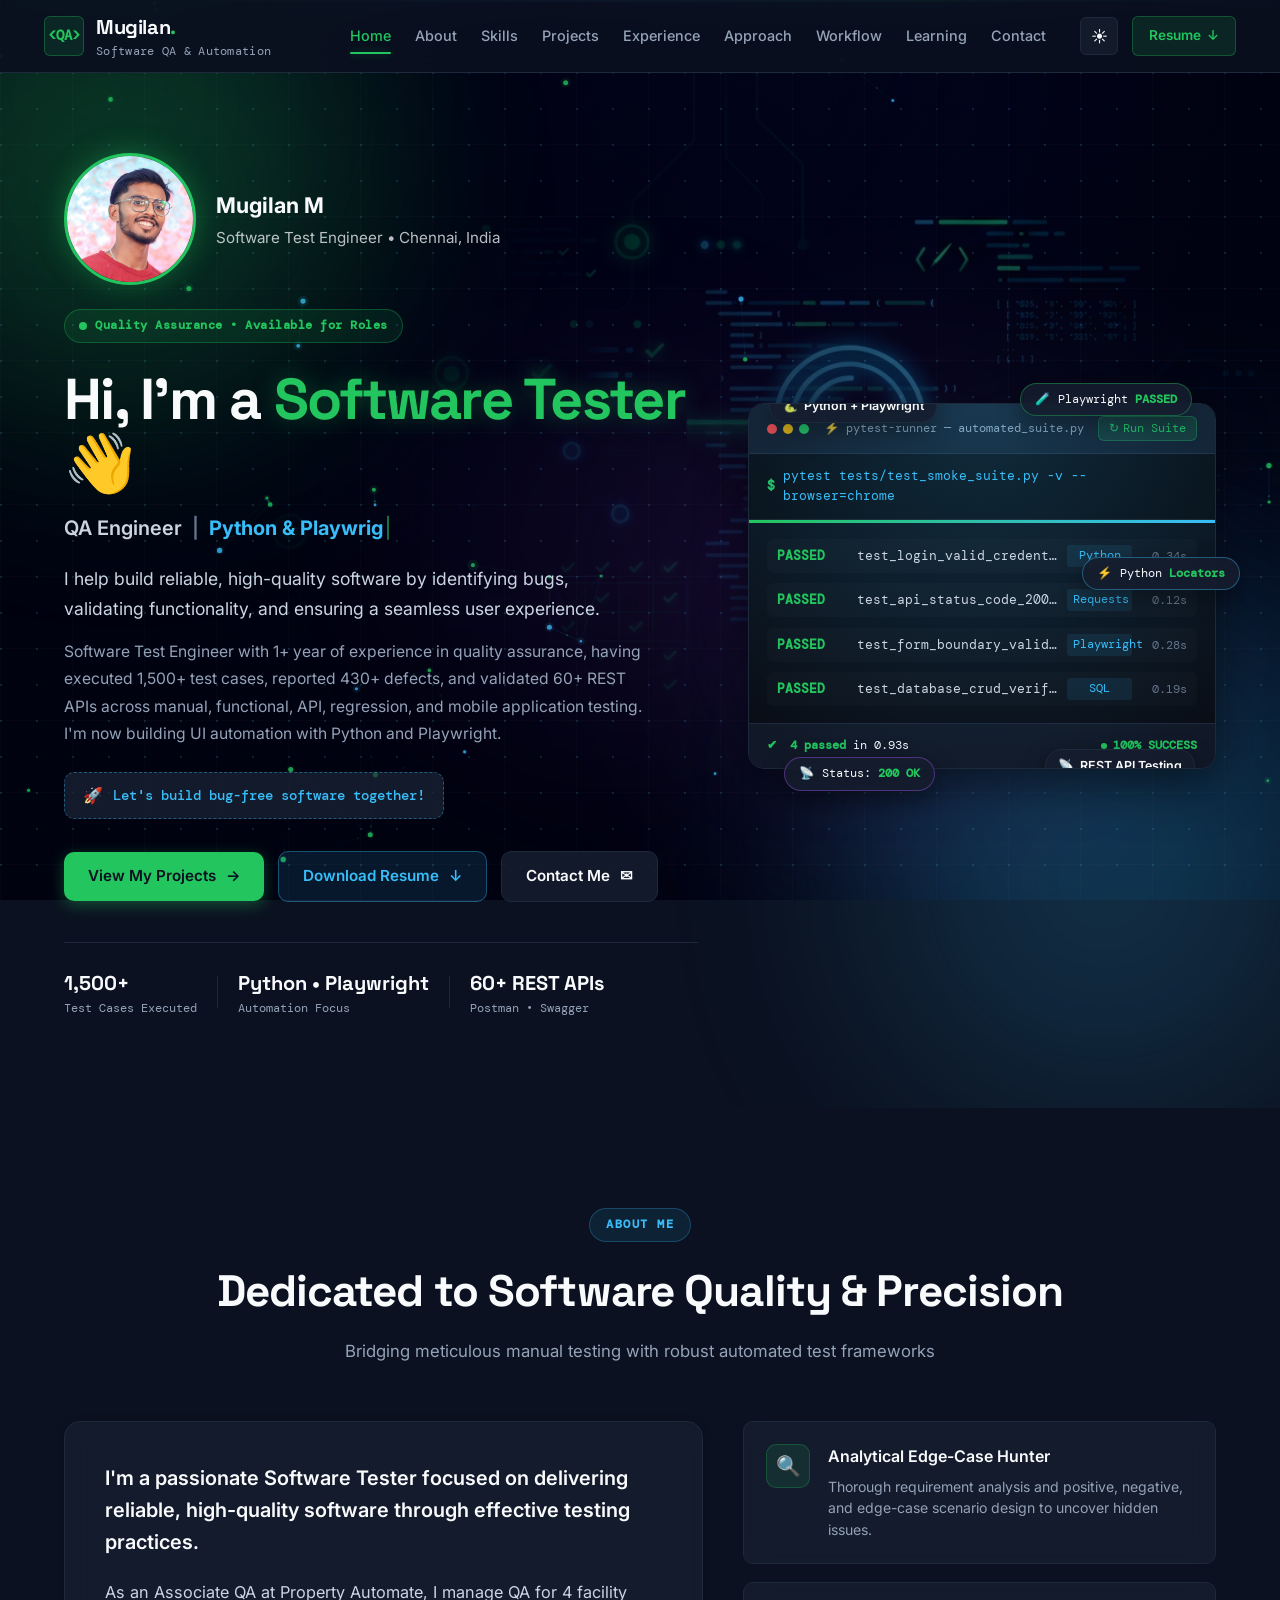
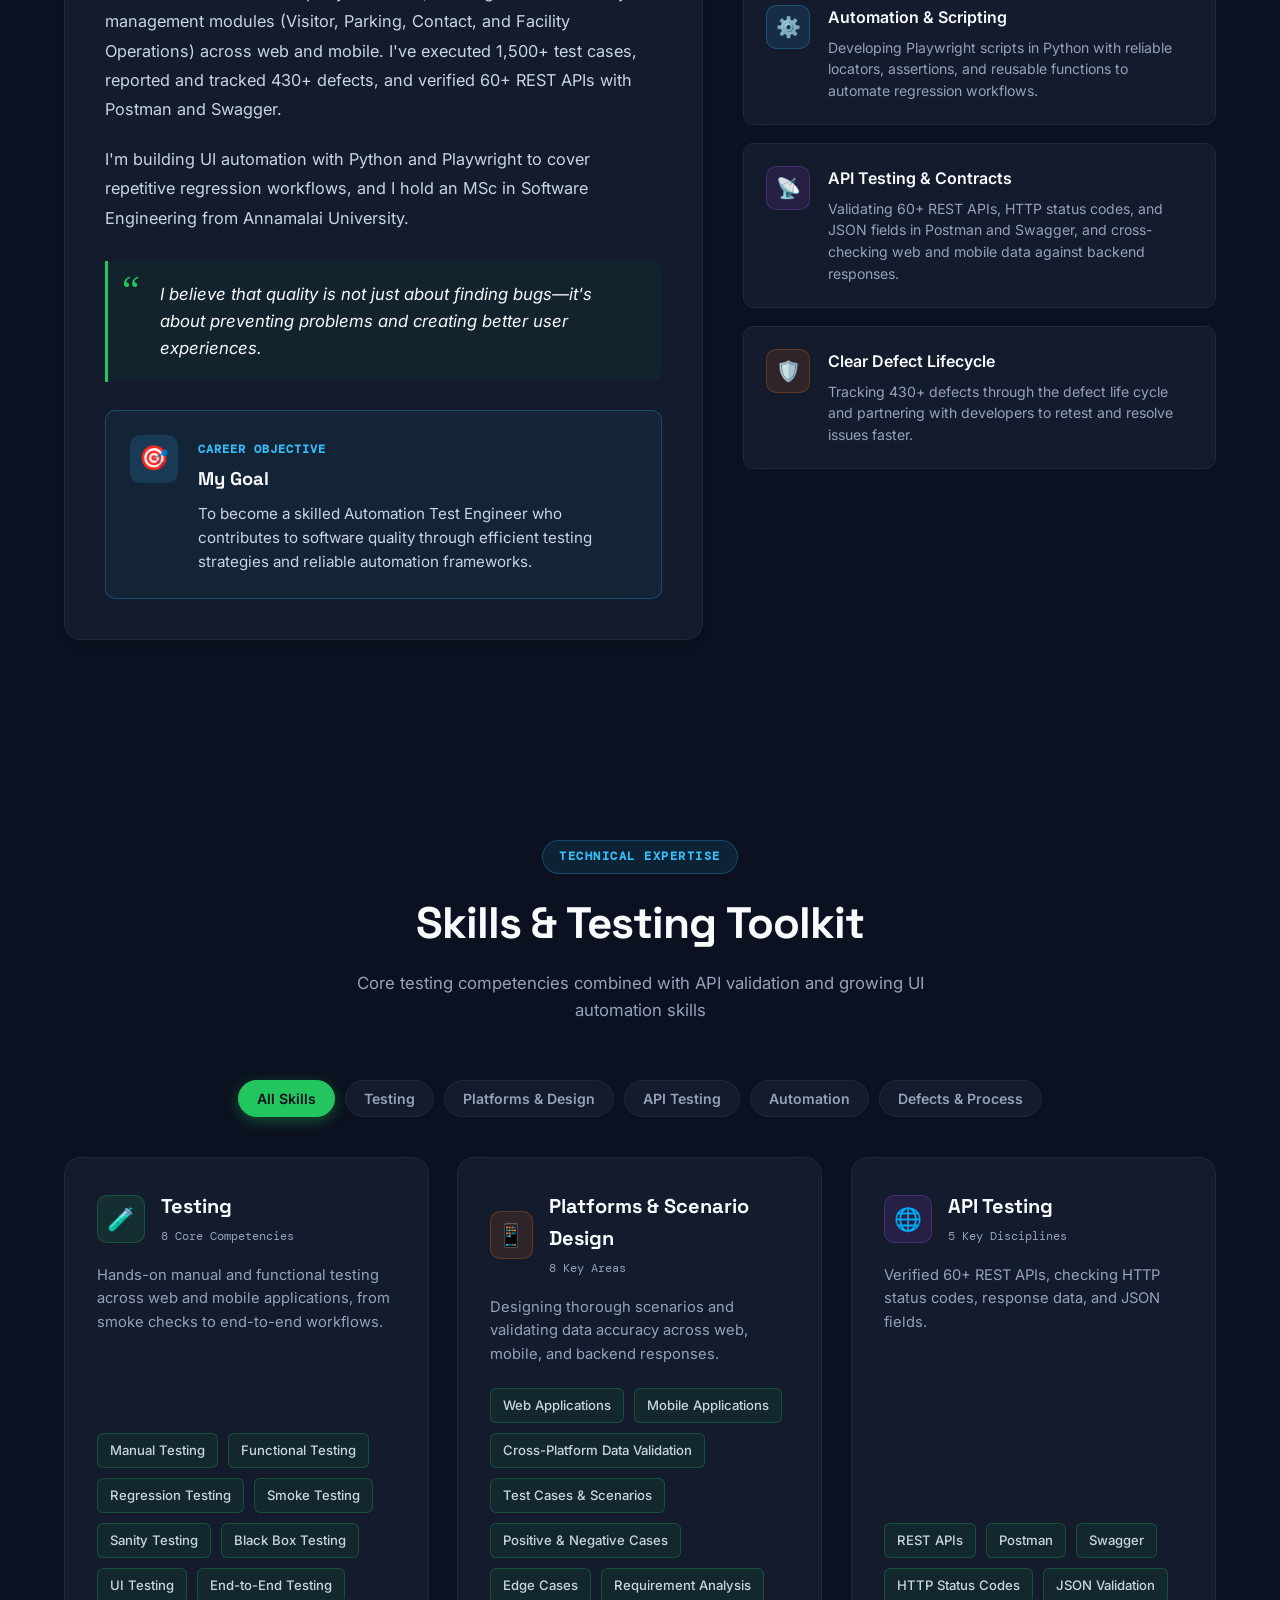
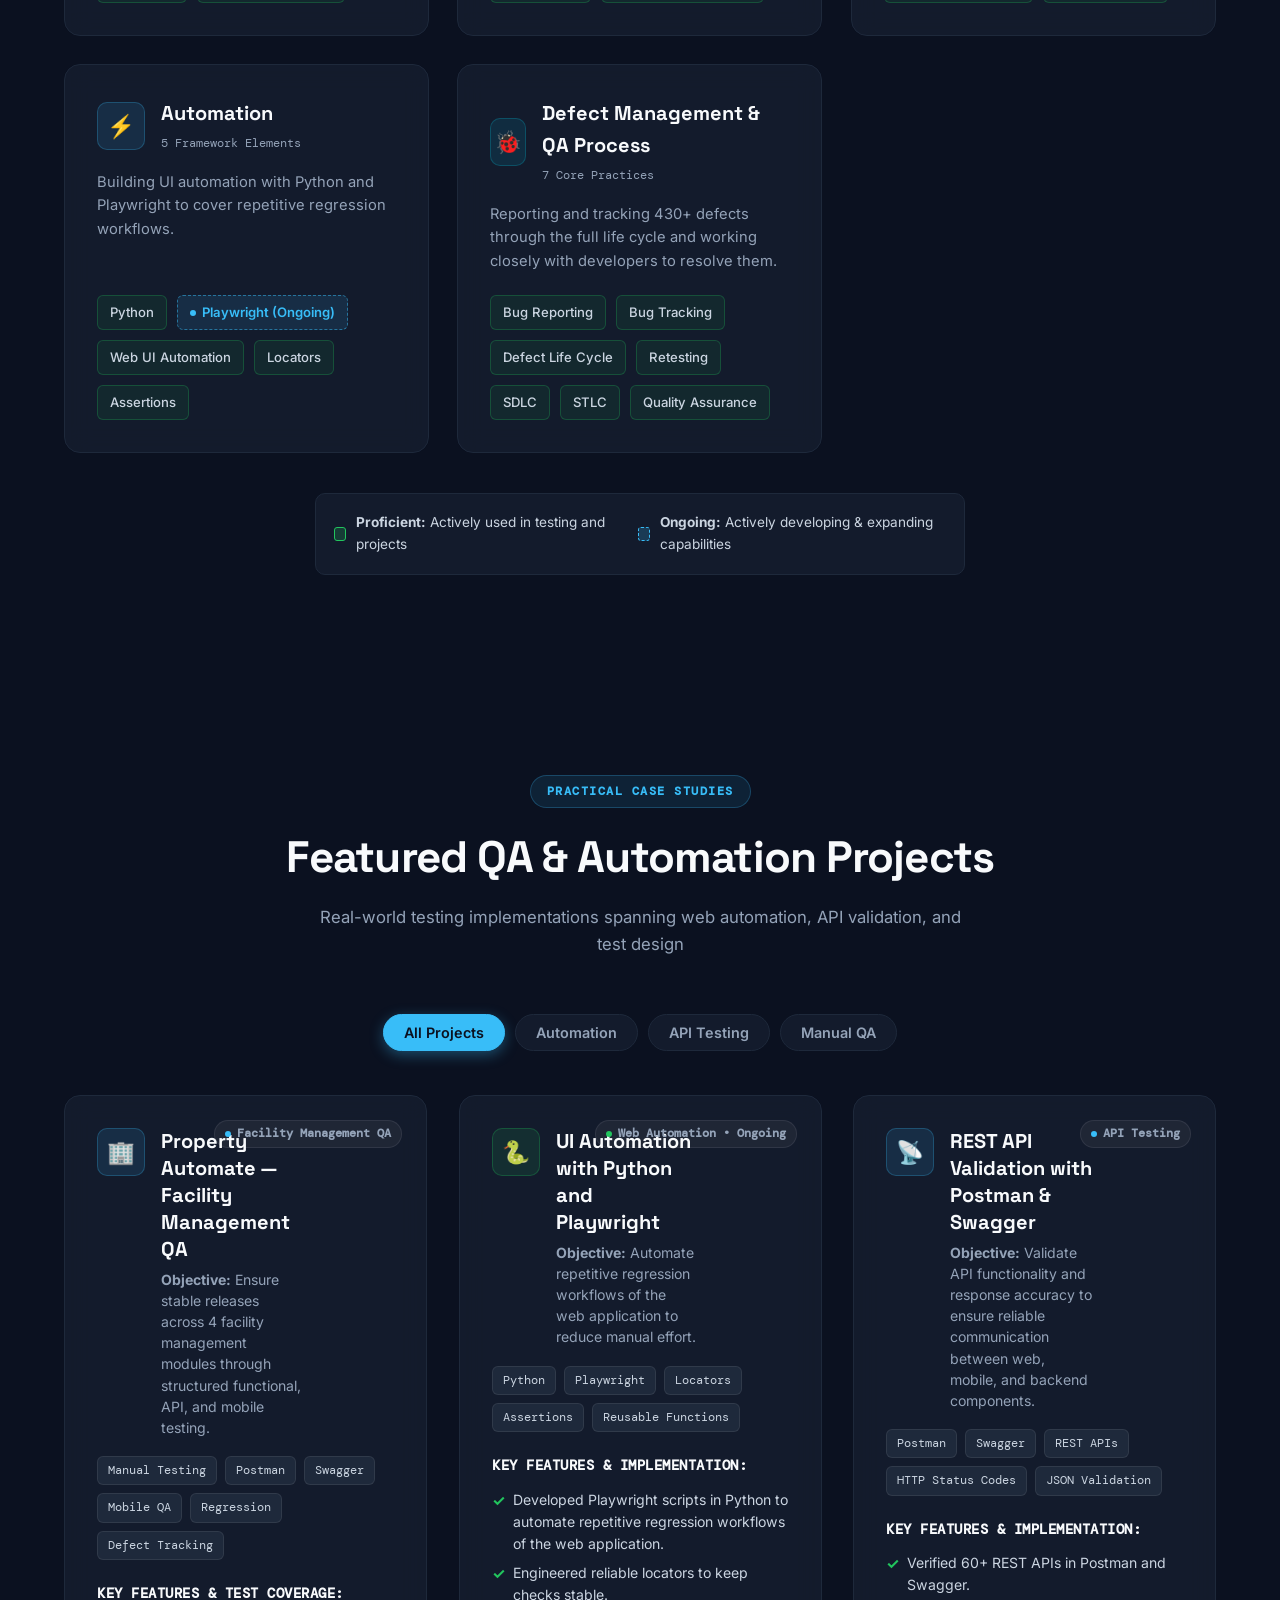
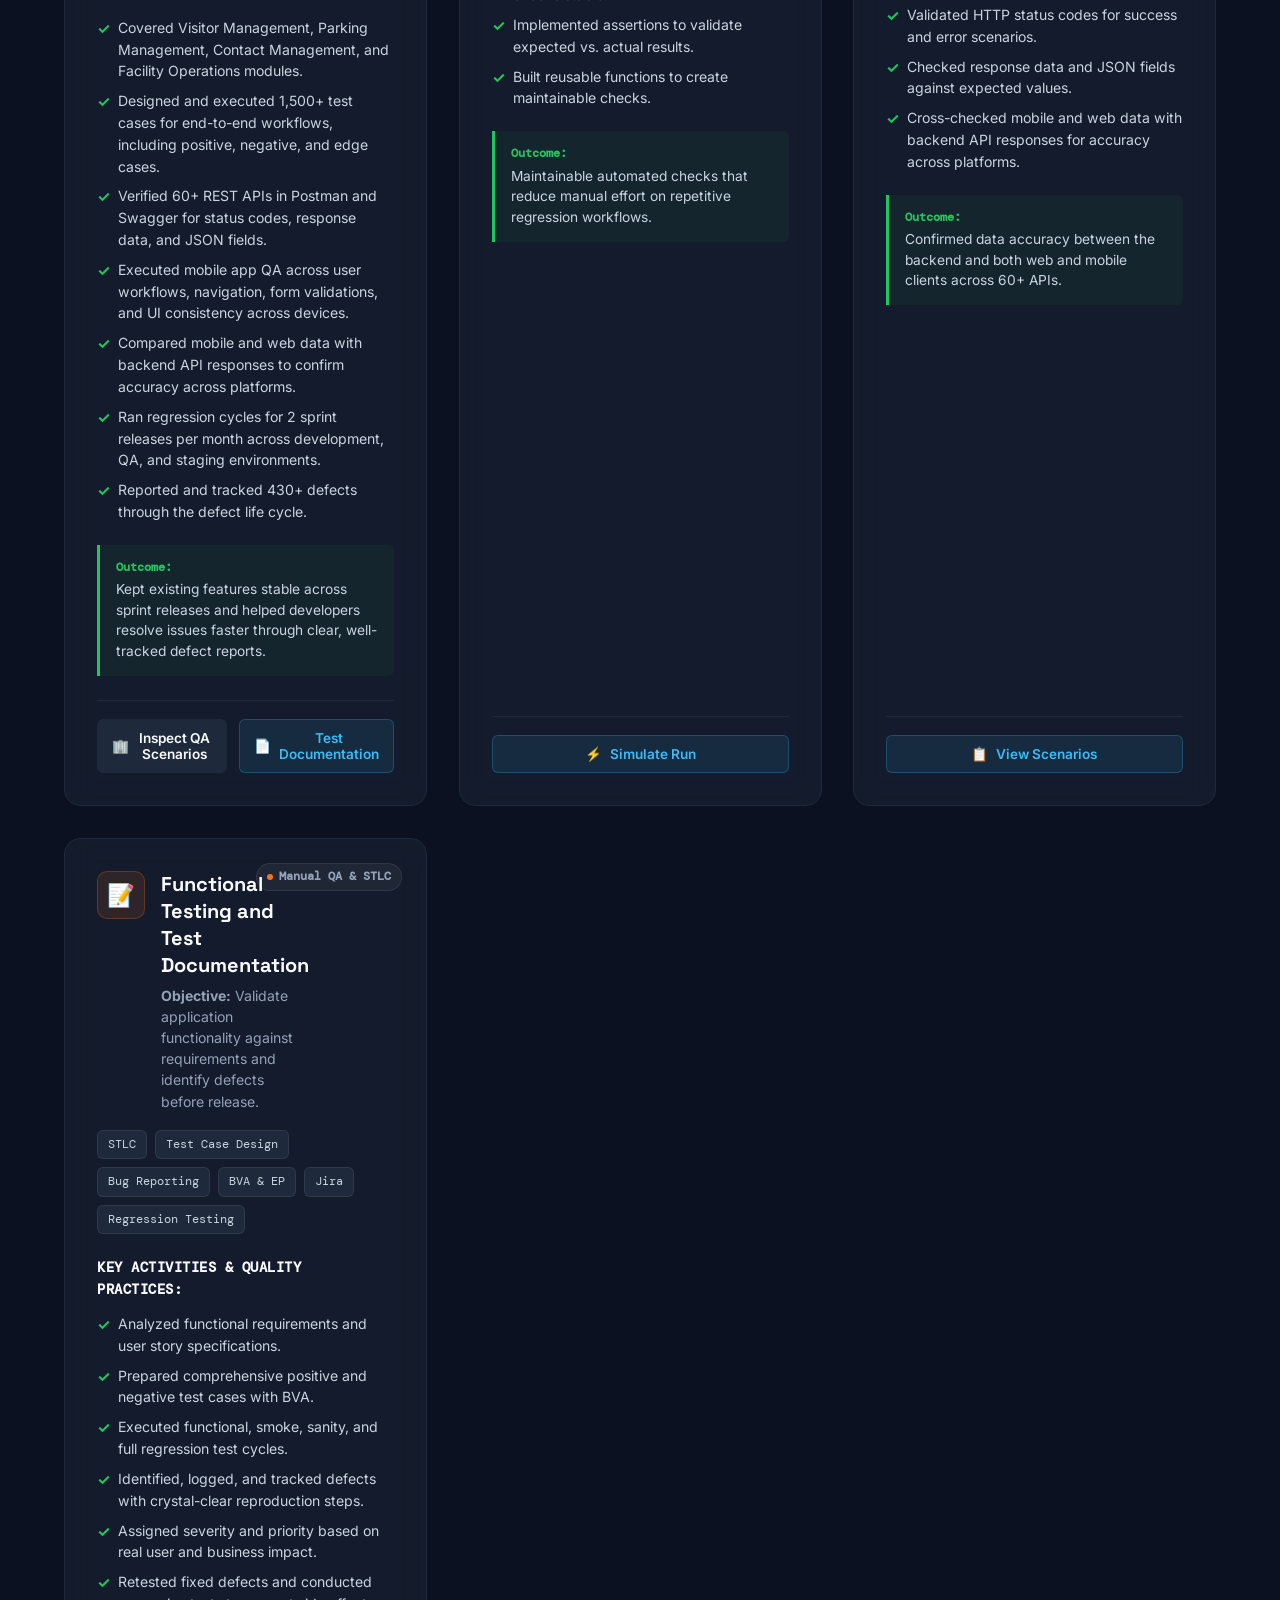
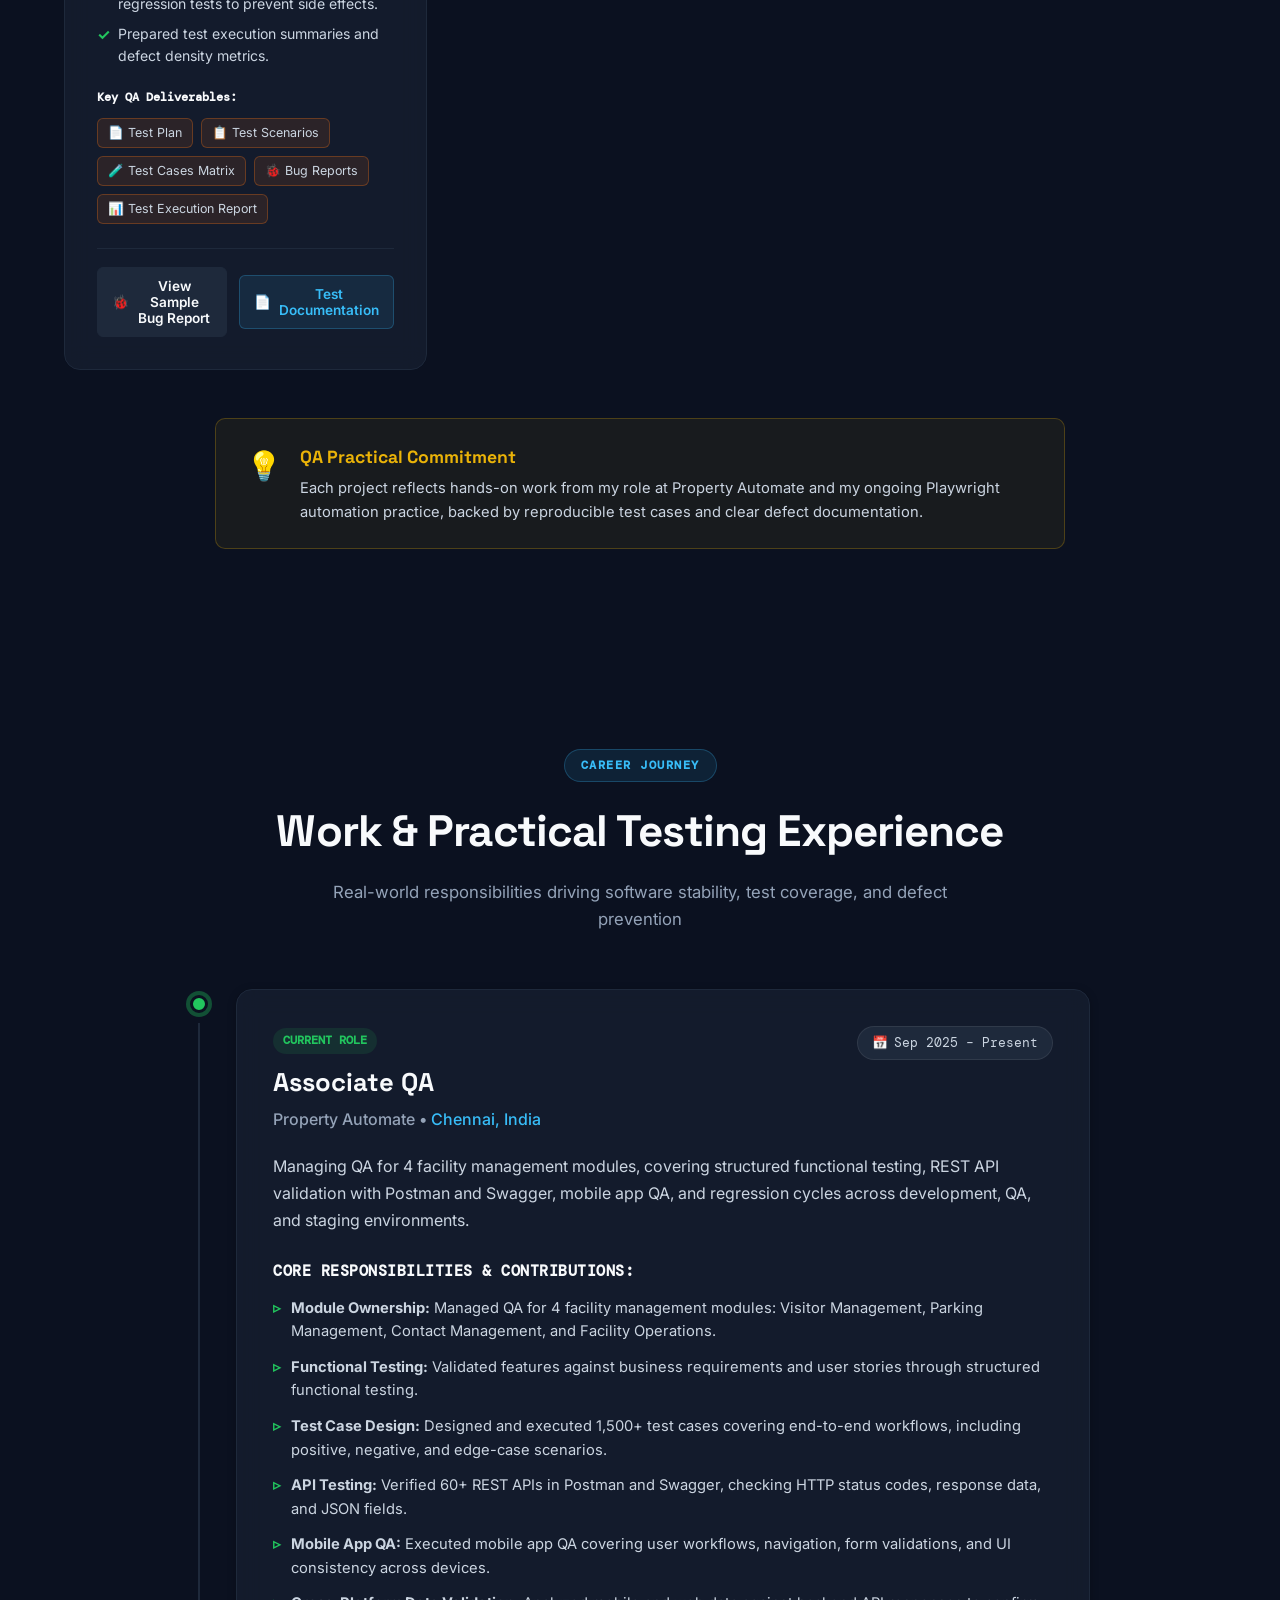
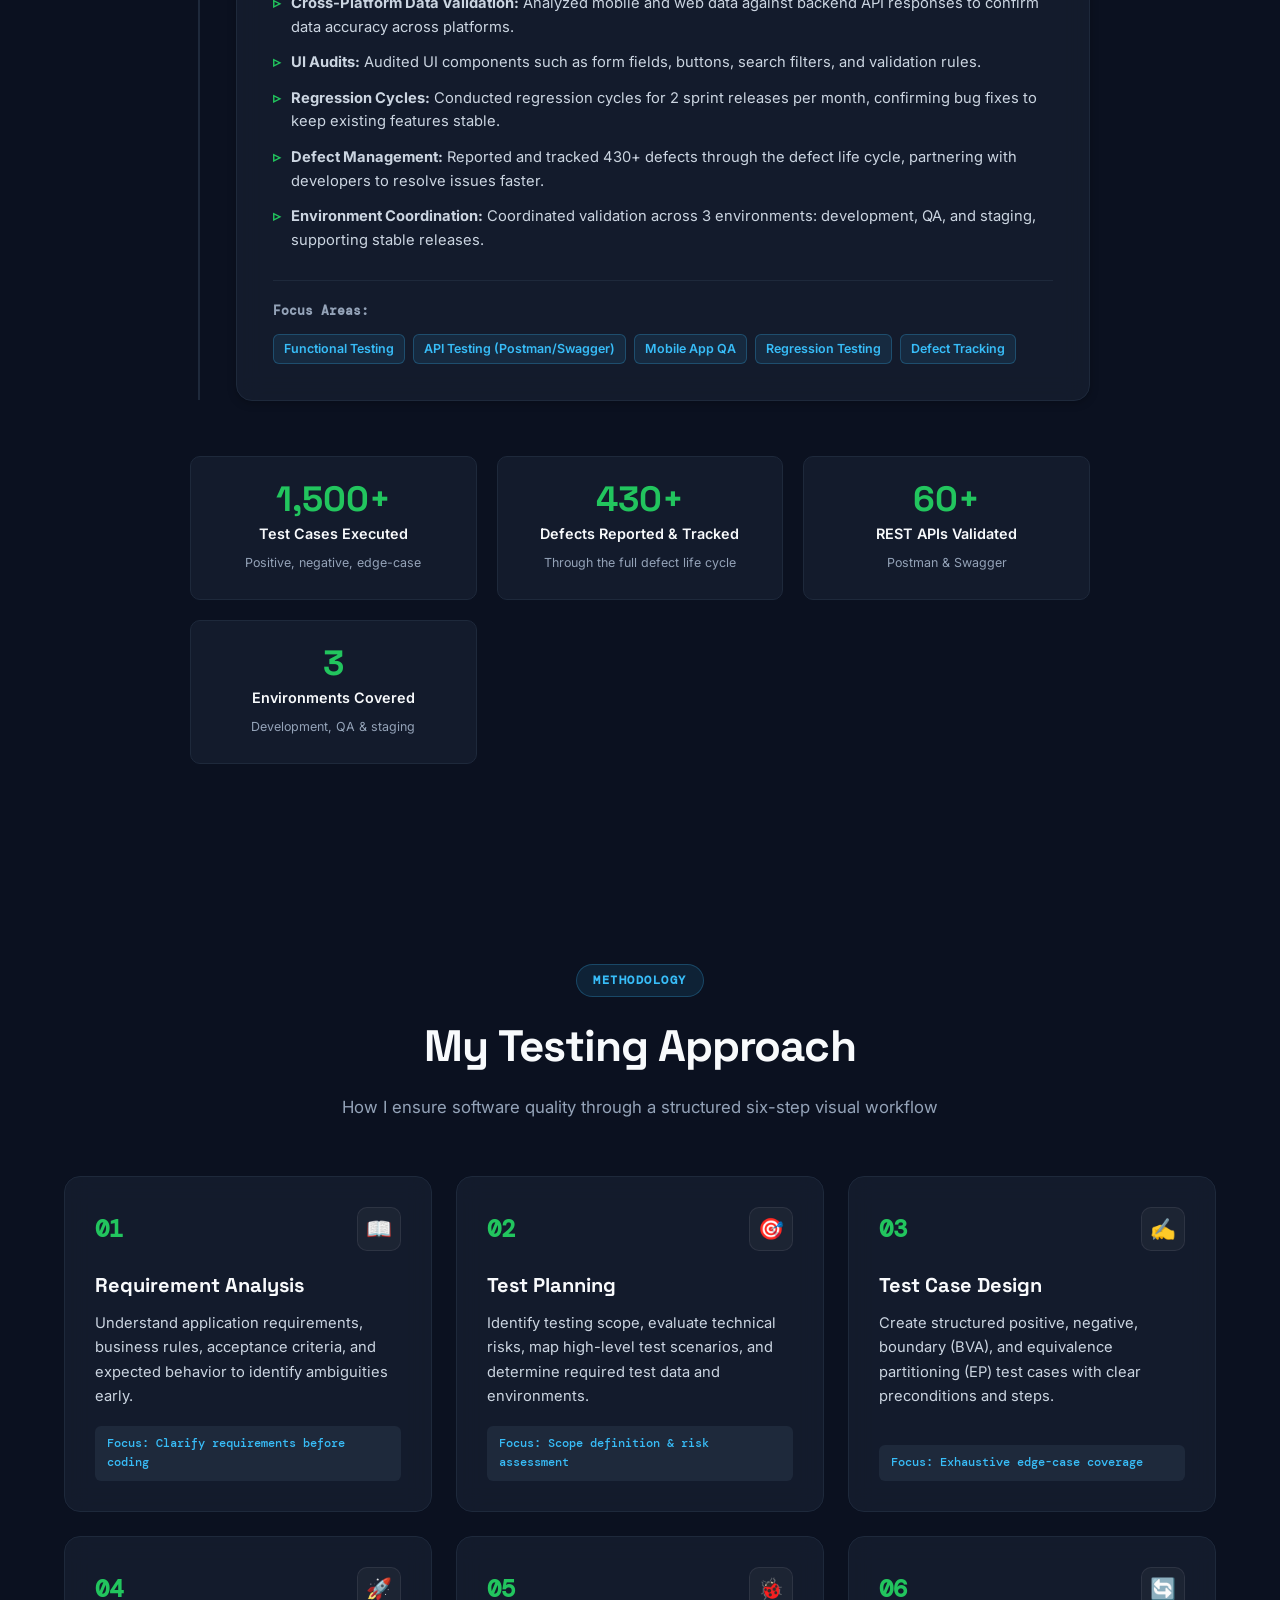
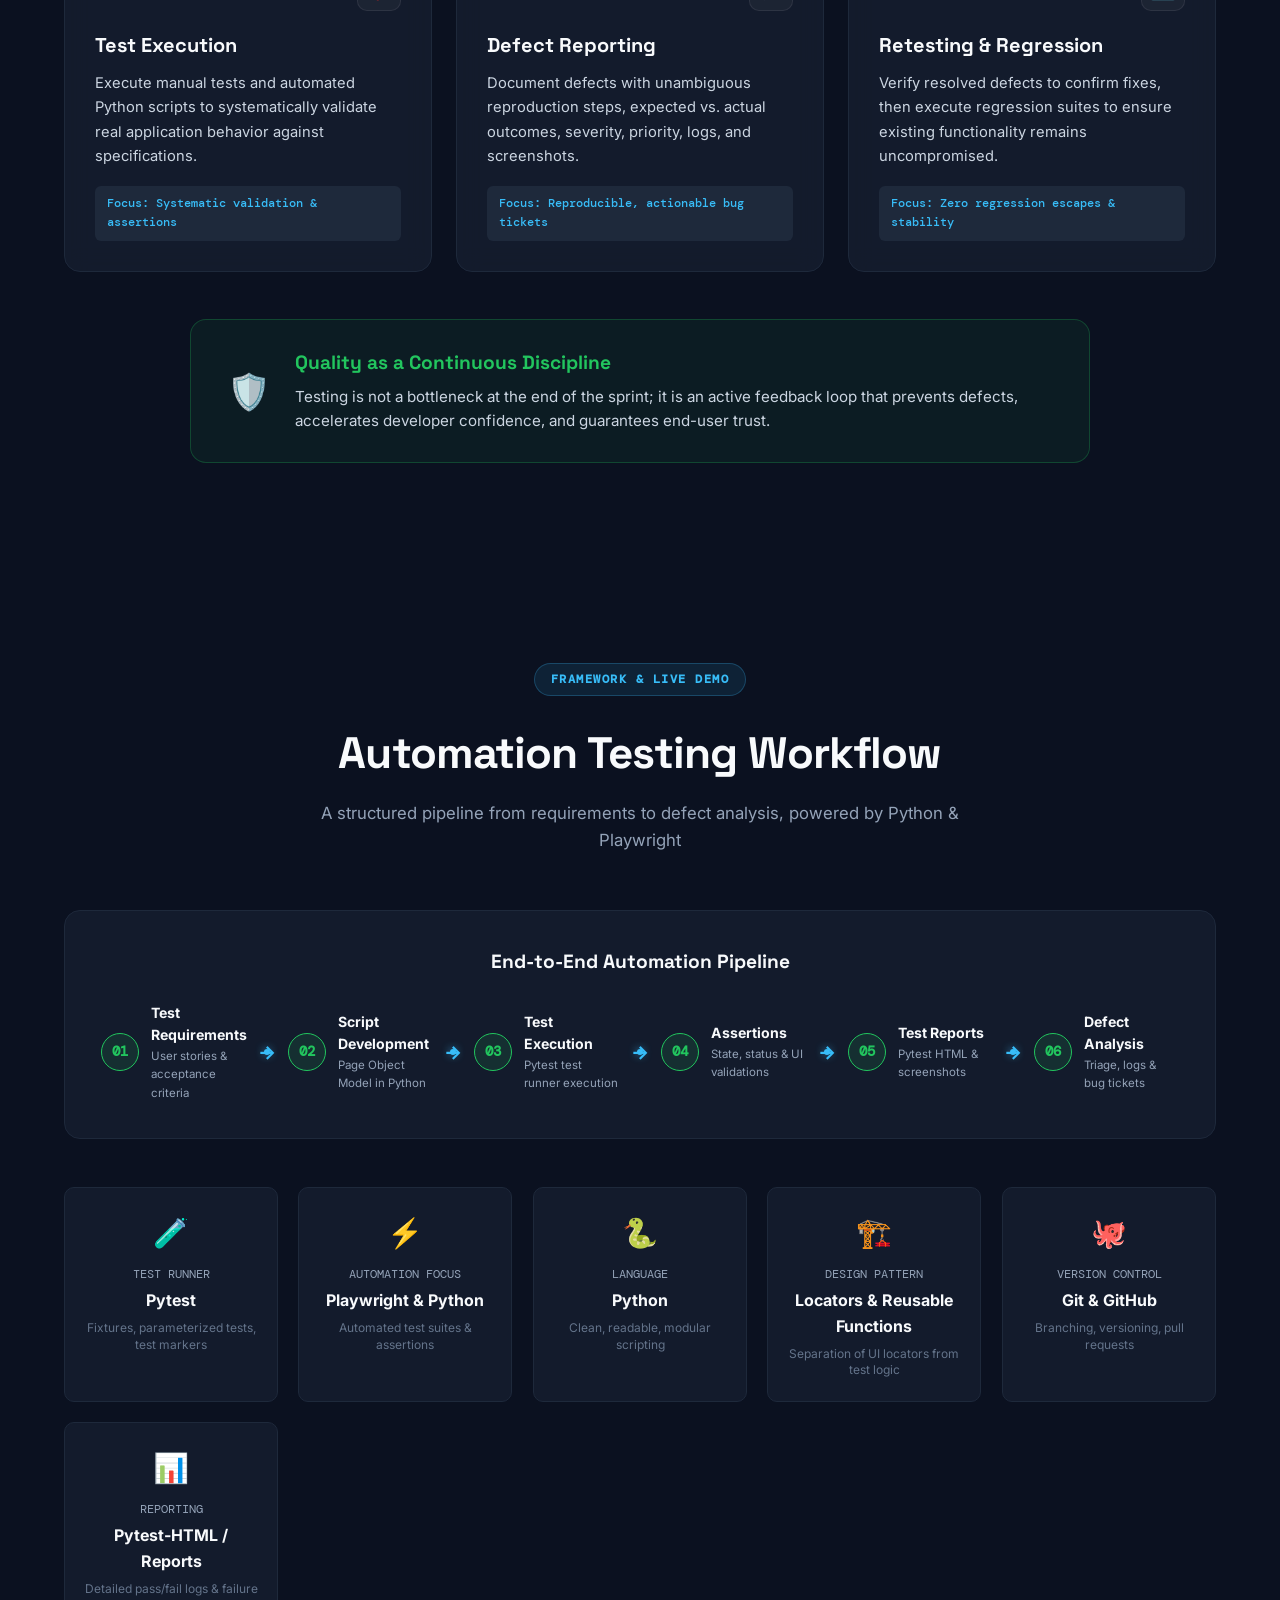
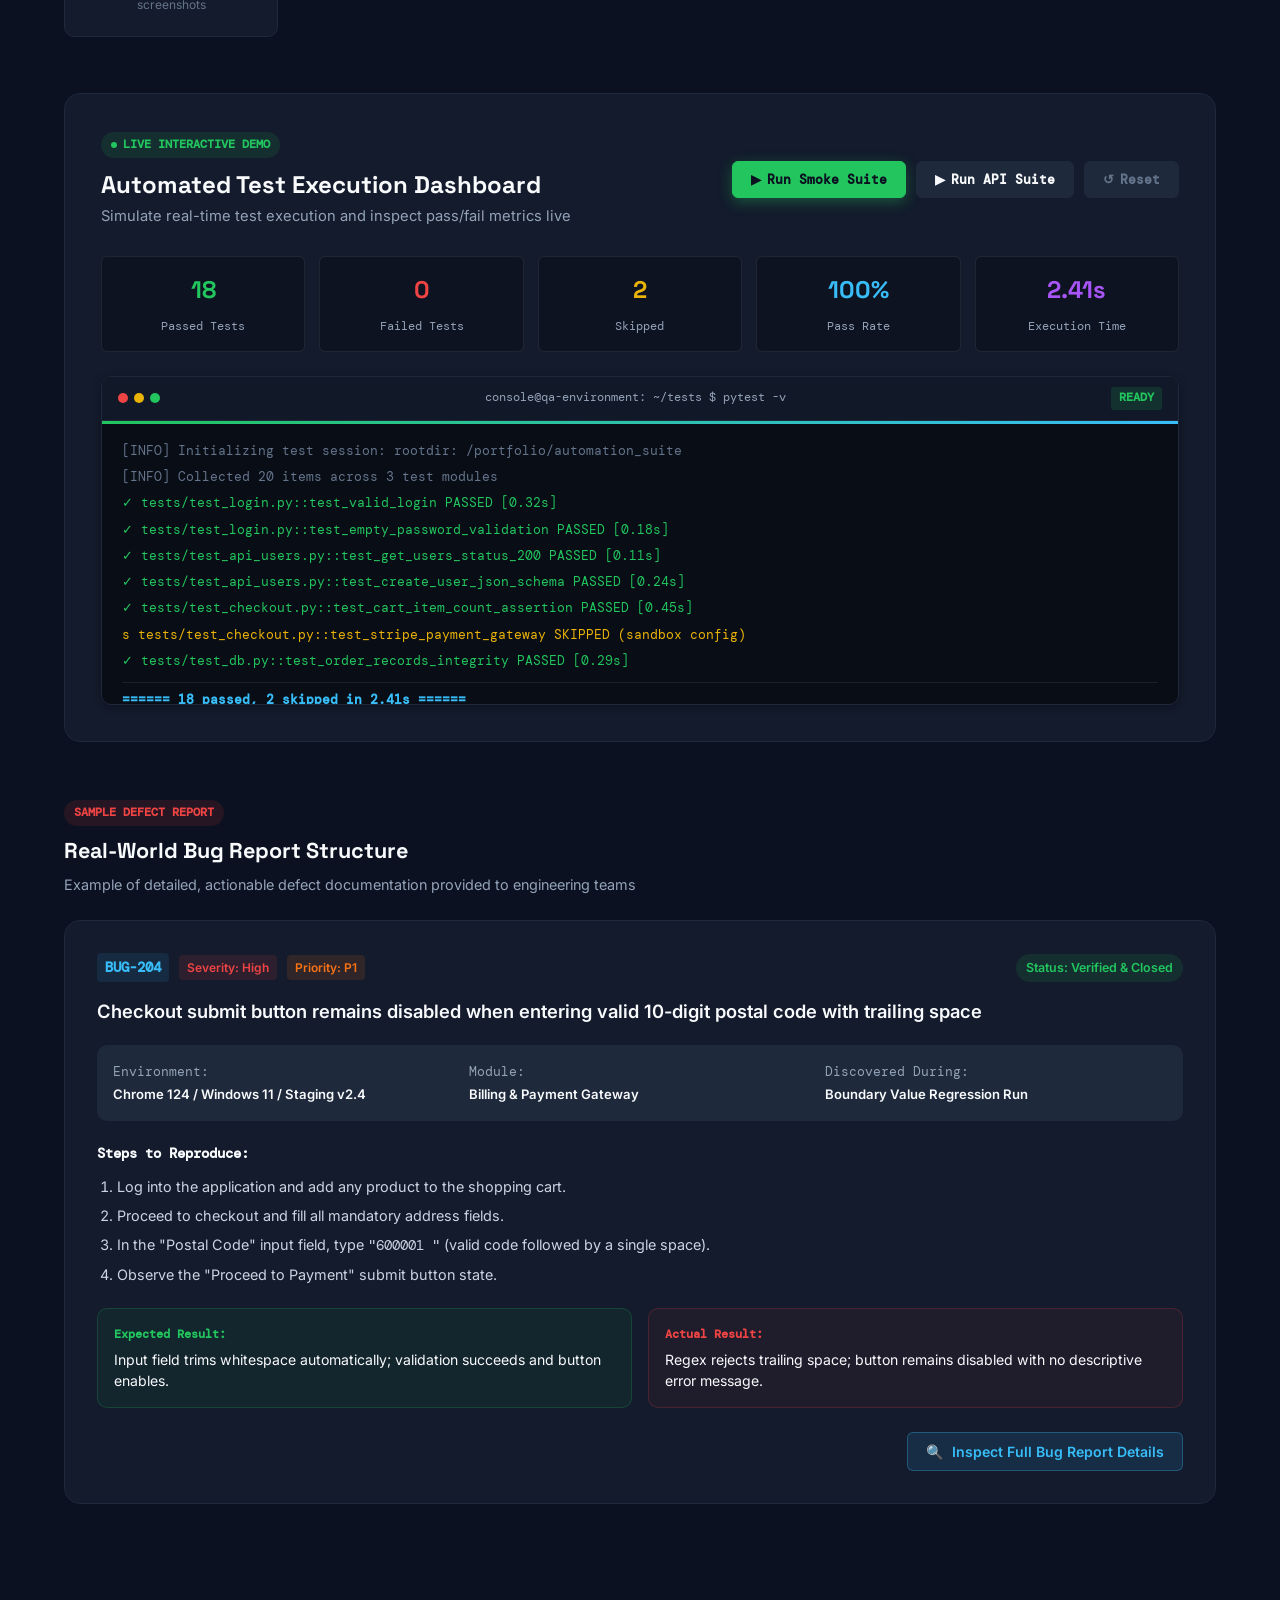
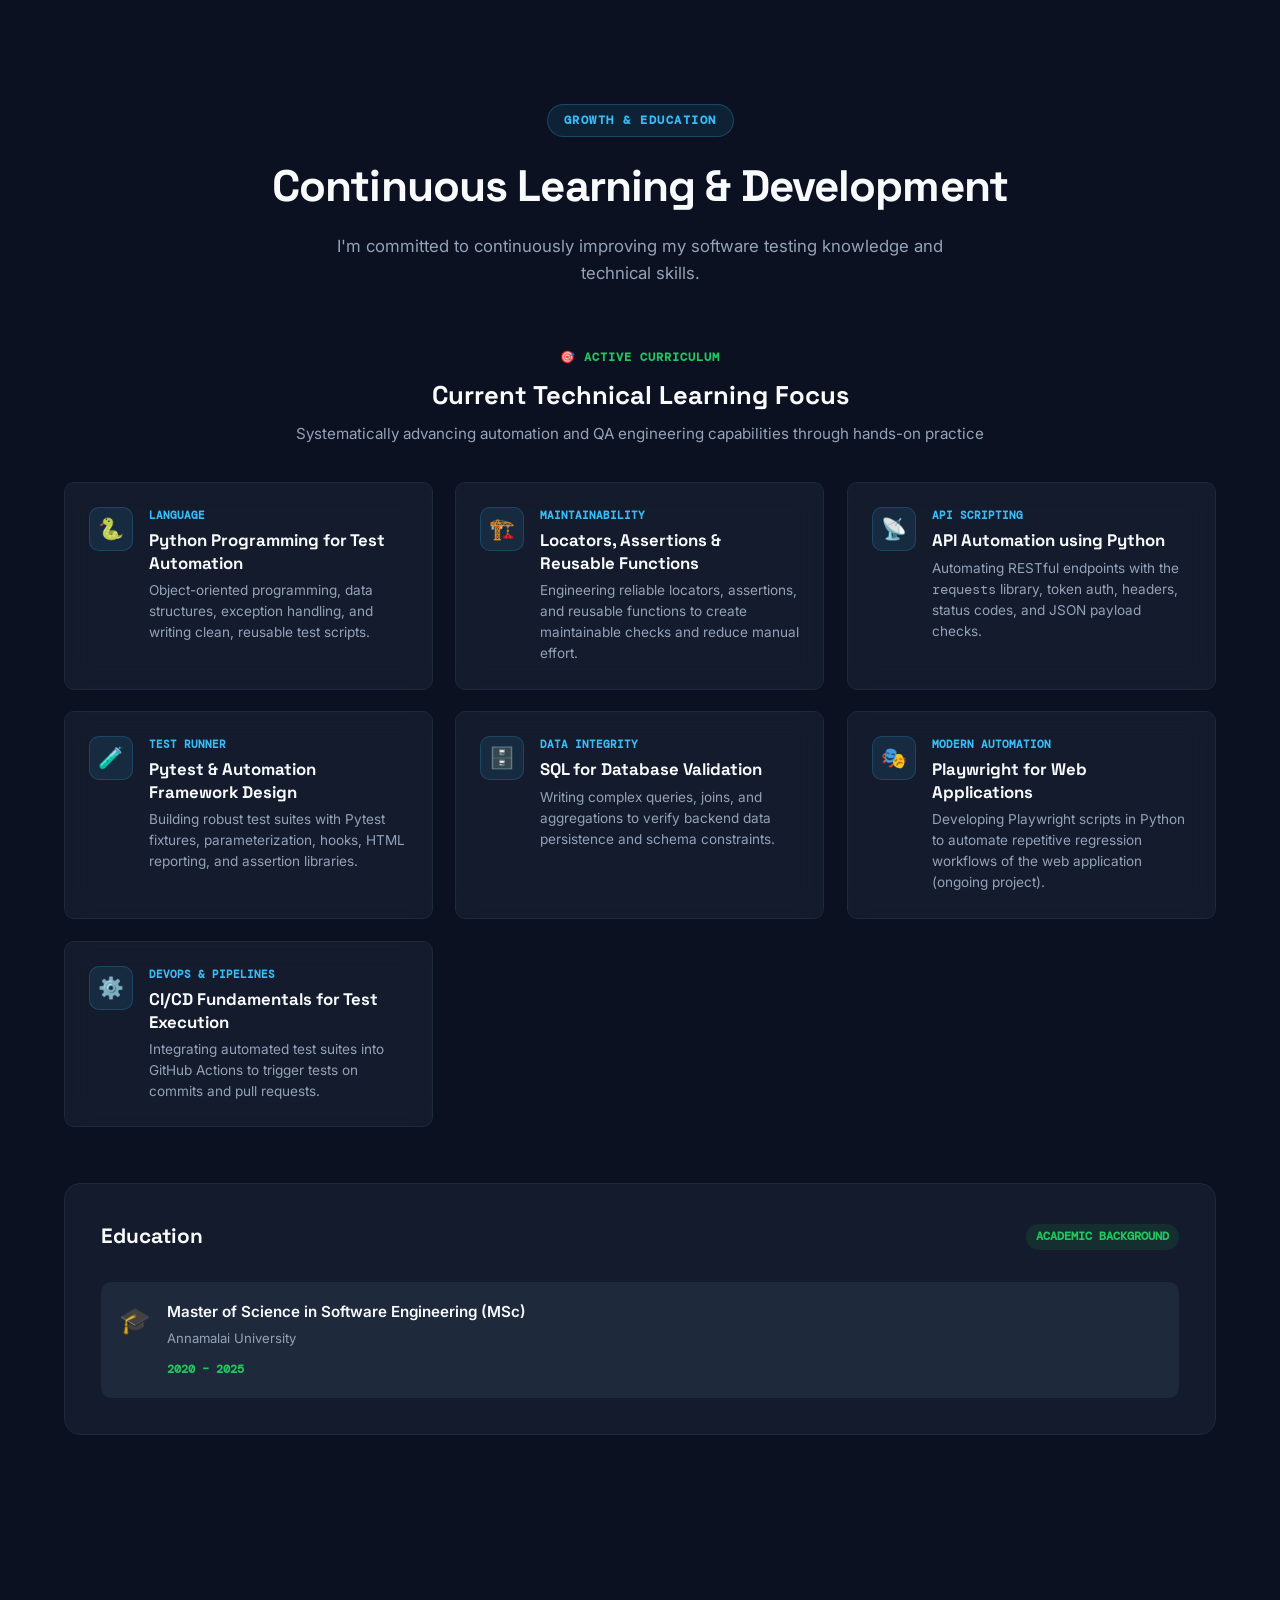
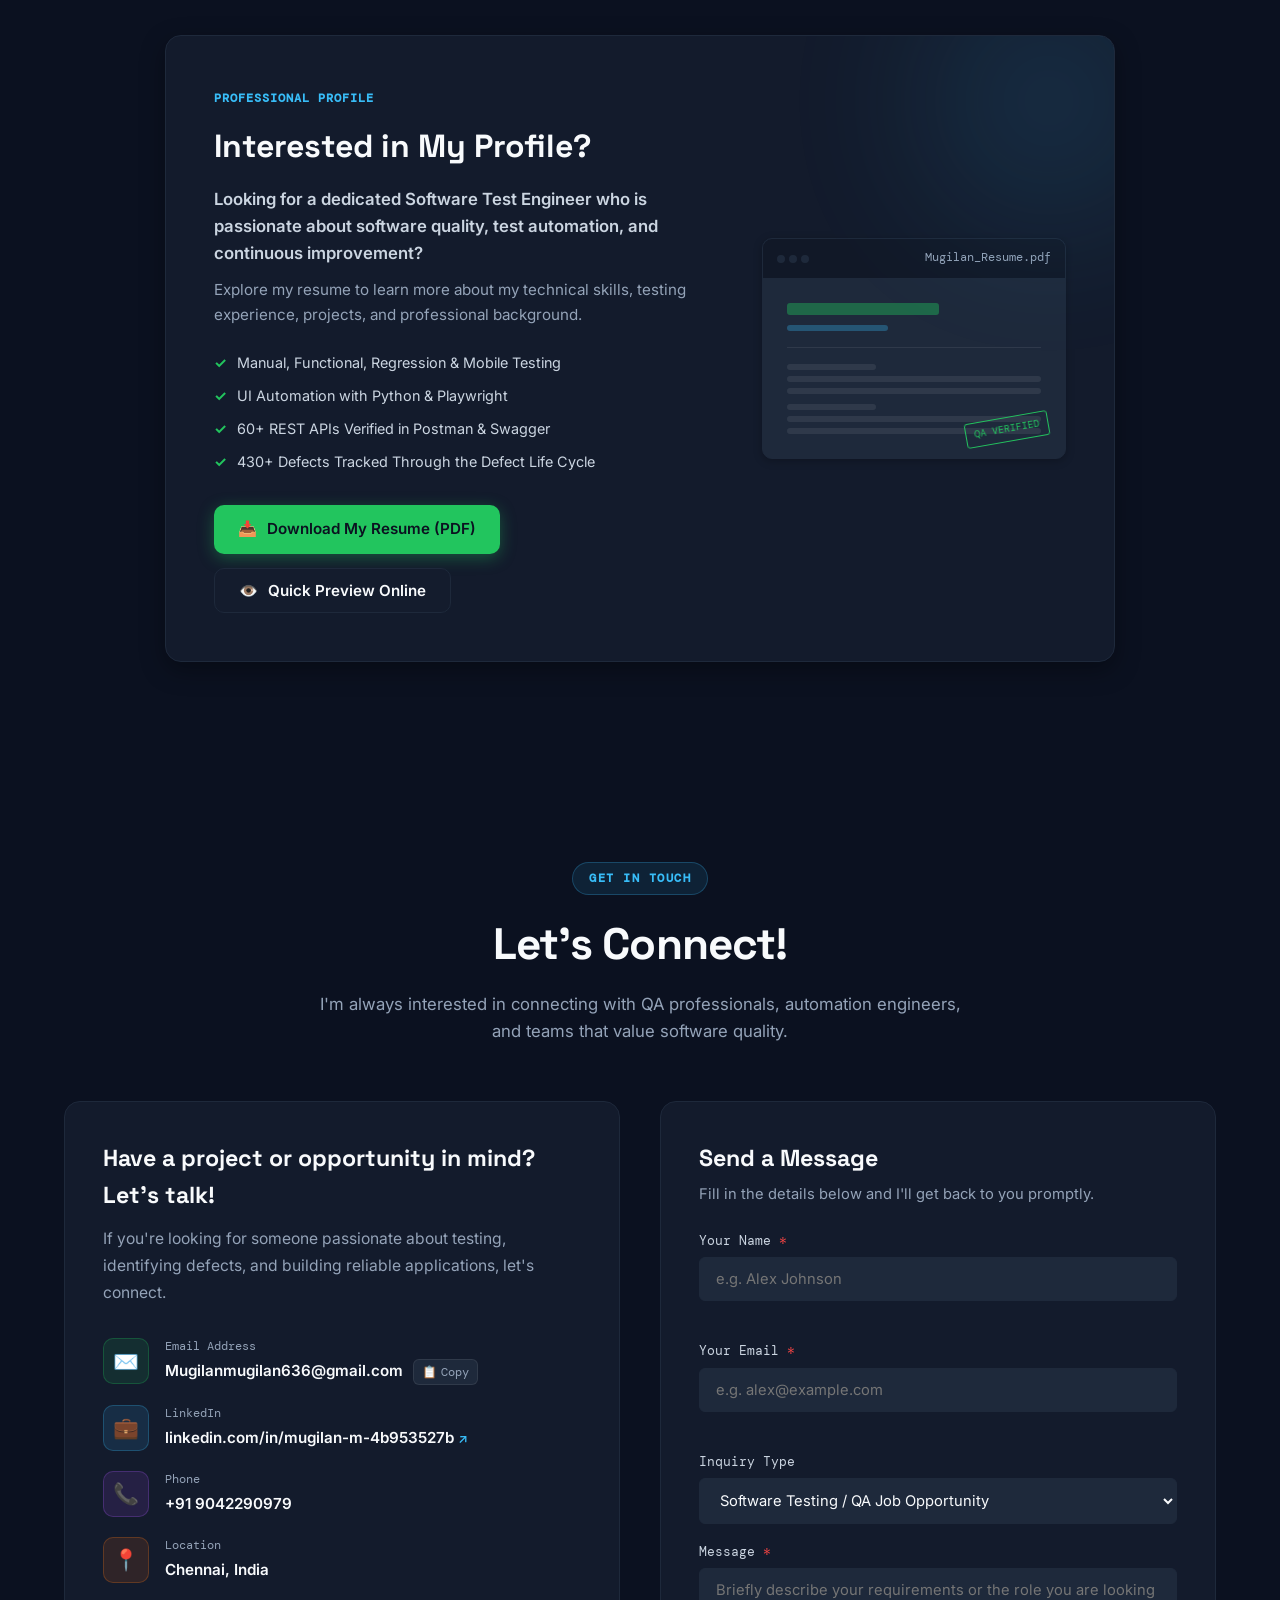
<file: index.html>
<!doctype html>
<html lang="en" data-theme="dark">
  <head>
    <meta charset="UTF-8" />
    <meta name="viewport" content="width=device-width, initial-scale=1.0" />
    <meta name="theme-color" content="#0B1120" />
    <meta name="description" content="Portfolio of Mugilan M - Software Test Engineer with 1+ year of experience in manual, functional, API, regression, and mobile testing, building UI automation with Python and Playwright." />
    <meta name="keywords" content="Software Test Engineer, QA Engineer, Manual Testing, Automation Testing, Python, Playwright, Postman API Testing, Swagger, Mobile App Testing, Regression Testing, Chennai" />
    <meta name="author" content="Mugilan" />

    <!-- Open Graph / Meta -->
    <meta property="og:title" content="Mugilan | Software Test Engineer & QA Portfolio" />
    <meta property="og:description" content="Software Test Engineer | Manual & Automation Testing | API & Mobile Testing. 1,500+ test cases, 430+ defects, 60+ REST APIs." />
    <meta property="og:type" content="website" />

    <title>Mugilan | Software Test Engineer &amp; QA Portfolio</title>

    <!-- Google Fonts: Space Grotesk (Headings) & Inter (Body) & DM Mono (Code/Logs) -->
    <link rel="preconnect" href="https://fonts.googleapis.com" />
    <link rel="preconnect" href="https://fonts.gstatic.com" crossorigin />
    <link href="https://fonts.googleapis.com/css2?family=DM+Mono:wght@400;500&family=Inter:wght@300;400;500;600;700;800&family=Space+Grotesk:wght@500;600;700&display=swap" rel="stylesheet" />

    <link rel="icon" type="image/svg+xml" href="favicon.svg" />
    <link rel="stylesheet" href="styles.css" />
    <script>
      (function() {
        try {
          const saved = localStorage.getItem('mugi_theme');
          const theme = saved || 'dark';
          document.documentElement.setAttribute('data-theme', theme);
        } catch(e) {
          document.documentElement.setAttribute('data-theme', 'dark');
        }
      })();
    </script>
  </head>
  <body>
    <!-- Top Scroll Progress Bar -->
    <div id="scroll-progress-bar" class="scroll-progress-bar" aria-hidden="true"></div>

    <!-- Software Tester QA Atmospheric Background System -->
    <div class="qa-tester-background-system" aria-hidden="true">
      <!-- QA Artwork Layer with Deep Navy Mask -->
      <div class="qa-tester-art-backdrop"></div>
      
      <!-- QA Technical Blueprint & Matrix Grid with Crosshairs -->
      <div class="qa-matrix-grid"></div>

      <!-- Dynamic QA Laser Scanner Line -->
      <div class="qa-laser-scanner"></div>

      <!-- Glowing Ambient Light Orbs -->
      <div class="mesh-orb orb-1"></div>
      <div class="mesh-orb orb-2"></div>
      <div class="mesh-orb orb-3"></div>

    </div>
    <canvas id="qa-ambient-canvas" class="qa-ambient-canvas" aria-hidden="true"></canvas>

    <!-- Header Section -->
    <div data-section="header"></div>

    <!-- Main Content Sections -->
    <main id="main-content">
      <div data-section="hero"></div>
      <div data-section="about"></div>
      <div data-section="skills"></div>
      <div data-section="projects"></div>
      <div data-section="experience"></div>
      <div data-section="approach"></div>
      <div data-section="workflow"></div>
      <div data-section="learning"></div>
      <div data-section="resume"></div>
      <div data-section="contact"></div>
    </main>

    <!-- Footer Section -->
    <div data-section="footer"></div>

    <!-- Modal 1: Sample Bug Report Modal -->
    <div class="modal-backdrop" id="bug-modal" aria-hidden="true" role="dialog" aria-labelledby="bug-modal-title">
      <div class="modal-dialog">
        <div class="modal-header">
          <div class="modal-badge-group">
            <span class="modal-bug-id">BUG-204</span>
            <span class="modal-badge high">Severity: High</span>
            <span class="modal-badge p1">Priority: P1</span>
          </div>
          <button class="modal-close" data-close="bug-modal" aria-label="Close modal">&times;</button>
        </div>
        <div class="modal-body">
          <h3 class="modal-title" id="bug-modal-title">
            Checkout submit button remains disabled when entering valid 10-digit postal code with trailing whitespace
          </h3>
          <div class="modal-meta-table">
            <div class="modal-meta-row"><span>Project / Module:</span><strong>E-Commerce Checkout &bull; Billing Service</strong></div>
            <div class="modal-meta-row"><span>Environment:</span><strong>Chrome 124 / Windows 11 / Staging Build v2.4.1</strong></div>
            <div class="modal-meta-row"><span>Test Type:</span><strong>Functional &bull; Boundary Value Analysis (BVA)</strong></div>
            <div class="modal-meta-row"><span>Status:</span><strong class="green-text">Verified &amp; Closed</strong></div>
          </div>

          <h4 class="modal-subtitle">Steps to Reproduce:</h4>
          <ol class="modal-list">
            <li>Navigate to <code>/checkout</code> as an authenticated customer.</li>
            <li>Add items to cart with total value exceeding minimum order amount ($50.00).</li>
            <li>Fill in customer name, street address, and city correctly.</li>
            <li>Enter postal code as <code>"600001 "</code> (6 digits followed by one trailing space character).</li>
            <li>Click outside the field or press Tab to trigger blur validation.</li>
            <li>Observe button <code>#btn-place-order</code>.</li>
          </ol>

          <div class="modal-comparison">
            <div class="modal-box expected">
              <span class="box-title">Expected Result:</span>
              <p>Application trims string whitespace on input. Postal code is parsed as valid "600001", validation passes, and the "Place Order" button enables.</p>
            </div>
            <div class="modal-box actual">
              <span class="box-title">Actual Result:</span>
              <p>Strict regex rejects whitespace as non-numeric characters. Place order button remains permanently disabled with no user-facing error message.</p>
            </div>
          </div>

          <h4 class="modal-subtitle">Console Log &amp; API Response:</h4>
          <pre class="modal-code"><code>POST /api/v1/checkout/validate-address
Status: 422 Unprocessable Entity
Response: { "field": "postal_code", "error": "Regex mismatch: ^[0-9]{6}$" }</code></pre>
        </div>
        <div class="modal-footer">
          <button class="btn btn-secondary" data-close="bug-modal">Close</button>
        </div>
      </div>
    </div>

    <!-- Modal 2: Sample QA Test Documentation Modal -->
    <div class="modal-backdrop" id="testcases-modal" aria-hidden="true" role="dialog" aria-labelledby="tc-modal-title">
      <div class="modal-dialog modal-lg">
        <div class="modal-header">
          <div class="modal-badge-group">
            <span class="modal-badge green">QA DELIVERABLES</span>
            <span class="modal-bug-id">Test Case Design Matrix</span>
          </div>
          <button class="modal-close" data-close="testcases-modal" aria-label="Close modal">&times;</button>
        </div>
        <div class="modal-body">
          <h3 class="modal-title" id="tc-modal-title">Sample Test Scenarios &amp; Test Cases Matrix</h3>
          <p class="modal-desc">Demonstrating structured boundary value analysis and positive/negative test case design.</p>
          
          <div class="table-responsive">
            <table class="qa-table">
              <thead>
                <tr>
                  <th>Test ID</th>
                  <th>Module</th>
                  <th>Test Scenario</th>
                  <th>Test Data / Technique</th>
                  <th>Expected Result</th>
                  <th>Status</th>
                </tr>
              </thead>
              <tbody>
                <tr>
                  <td><code>TC-AUTH-001</code></td>
                  <td>Authentication</td>
                  <td>Valid credentials login</td>
                  <td>Valid email &amp; matching password</td>
                  <td>Redirects to user dashboard, session token set</td>
                  <td><span class="status-pill pass">Passed</span></td>
                </tr>
                <tr>
                  <td><code>TC-AUTH-002</code></td>
                  <td>Authentication</td>
                  <td>Invalid password attempt</td>
                  <td>Registered email, wrong password</td>
                  <td>Displays "Invalid email or password", HTTP 401</td>
                  <td><span class="status-pill pass">Passed</span></td>
                </tr>
                <tr>
                  <td><code>TC-AUTH-003</code></td>
                  <td>Authentication</td>
                  <td>SQL injection in username field</td>
                  <td><code>admin' OR '1'='1</code></td>
                  <td>Input sanitized, generic error, no crash</td>
                  <td><span class="status-pill pass">Passed</span></td>
                </tr>
                <tr>
                  <td><code>TC-FORM-004</code></td>
                  <td>Registration</td>
                  <td>Password length boundary (BVA)</td>
                  <td>7 chars (invalid) vs 8 chars (valid)</td>
                  <td>Helper text activates, submit only enabled at 8+</td>
                  <td><span class="status-pill pass">Passed</span></td>
                </tr>
                <tr>
                  <td><code>TC-API-005</code></td>
                  <td>User API</td>
                  <td>Verify GET /api/v1/users/id</td>
                  <td>Valid User ID = 1042</td>
                  <td>Status 200, JSON schema matches schema.json</td>
                  <td><span class="status-pill pass">Passed</span></td>
                </tr>
                <tr>
                  <td><code>TC-PROP-006</code></td>
                  <td>Property Leasing</td>
                  <td>Lease rent boundary validation (BVA)</td>
                  <td>Min rent $500, Max $15,000</td>
                  <td>Validates boundaries, rejects negative/zero rent</td>
                  <td><span class="status-pill pass">Passed</span></td>
                </tr>
                <tr>
                  <td><code>TC-SWAG-007</code></td>
                  <td>Swagger API</td>
                  <td>Verify GET /api/v1/properties/filter</td>
                  <td>OpenAPI 3.0 query params: city, price_min, beds</td>
                  <td>HTTP 200 OK, response matches Swagger OpenAPI model</td>
                  <td><span class="status-pill pass">Passed</span></td>
                </tr>
              </tbody>
            </table>
          </div>
        </div>
        <div class="modal-footer">
          <button class="btn btn-secondary" data-close="testcases-modal">Close</button>
        </div>
      </div>
    </div>

    <!-- Modal 3: Resume Preview Modal -->
    <div class="modal-backdrop" id="resume-modal" aria-hidden="true" role="dialog" aria-labelledby="resume-modal-title">
      <div class="modal-dialog modal-lg">
        <div class="modal-header">
          <div class="modal-badge-group">
            <span class="modal-badge blue">RESUME PREVIEW</span>
            <span class="modal-bug-id">Mugilan M — Software Test Engineer</span>
          </div>
          <button class="modal-close" data-close="resume-modal" aria-label="Close modal">&times;</button>
        </div>
        <div class="modal-body">
          <div class="resume-sheet">
            <div class="sheet-header">
              <h2>Mugilan M</h2>
              <p class="sheet-title">Software Test Engineer &bull; Manual &amp; Automation Testing &bull; API &amp; Mobile Testing</p>
              <p class="sheet-contact">Chennai, India &bull; Mugilanmugilan636@gmail.com &bull; linkedin.com/in/mugilan-m-4b953527b</p>
            </div>
            
            <div class="sheet-section">
              <h3 class="sheet-heading">Summary</h3>
              <p>Software Test Engineer with 1+ year of experience in quality assurance, having executed 1,500+ test cases, reported 430+ defects, and validated 60+ REST APIs across manual, functional, API, regression, and mobile application testing. Skilled in test case design, requirement analysis, defect tracking, and UI validation across development, QA, and staging environments. Building UI automation with Python and Playwright.</p>
            </div>

            <div class="sheet-section">
              <h3 class="sheet-heading">Skills</h3>
              <p><strong>Testing:</strong> Manual, Automation, Functional, Regression, Smoke, Sanity, Black Box, UI, End-to-End</p>
              <p><strong>Platforms:</strong> Web Applications, Mobile Applications, Cross-Platform Data Validation</p>
              <p><strong>API Testing:</strong> REST APIs, Postman, Swagger, HTTP Status Codes, JSON Validation</p>
              <p><strong>Automation:</strong> Python, Playwright, Web UI Automation, Locators, Assertions</p>
              <p><strong>Defect Management &amp; Process:</strong> Bug Reporting, Bug Tracking, Defect Life Cycle, Retesting, SDLC, STLC</p>
            </div>

            <div class="sheet-section">
              <h3 class="sheet-heading">Professional Experience</h3>
              <p><strong>Associate QA</strong> | Property Automate | Sep 2025 – Present</p>
              <ul>
                <li>Managed QA for 4 facility management modules: Visitor, Parking, Contact Management, and Facility Operations.</li>
                <li>Designed and executed 1,500+ test cases covering end-to-end workflows, including positive, negative, and edge cases.</li>
                <li>Verified 60+ REST APIs in Postman and Swagger for status codes, response data, and JSON fields.</li>
                <li>Executed mobile app QA and validated mobile and web data against backend API responses.</li>
                <li>Ran regression cycles for 2 sprint releases per month across development, QA, and staging.</li>
                <li>Reported and tracked 430+ defects through the defect life cycle.</li>
              </ul>
            </div>

            <div class="sheet-section">
              <h3 class="sheet-heading">Projects &amp; Education</h3>
              <p><strong>UI Automation with Python and Playwright</strong> (Ongoing): automating repetitive regression workflows with reliable locators, assertions, and reusable functions.</p>
              <p><strong>MSc in Software Engineering</strong>, Annamalai University, 2020 – 2025</p>
            </div>
          </div>
        </div>
        <div class="modal-footer">
          <a class="btn btn-primary" href="Mugilan_QA.pdf" download="Mugilan_QA.pdf">
            <span>📥</span> Download PDF
          </a>
          <button class="btn btn-secondary" data-close="resume-modal">Close</button>
        </div>
      </div>
    </div>

    <!-- Modal 4: Property Management System QA Case Study Modal -->
    <div class="modal-backdrop" id="property-modal" aria-hidden="true" role="dialog" aria-labelledby="prop-modal-title">
      <div class="modal-dialog modal-lg">
        <div class="modal-header">
          <div class="modal-badge-group">
            <span class="modal-badge blue">QA CASE STUDY</span>
            <span class="modal-bug-id">Property Management System</span>
          </div>
          <button class="modal-close" data-close="property-modal" aria-label="Close modal">&times;</button>
        </div>
        <div class="modal-body">
          <h3 class="modal-title" id="prop-modal-title">Property Automate — Facility Management QA</h3>
          <p class="modal-desc">Structured functional, API, and mobile testing across four facility management modules.</p>

          <div class="modal-meta-table">
            <div class="modal-meta-row"><span>Role:</span><strong>Associate QA &bull; Sep 2025 – Present</strong></div>
            <div class="modal-meta-row"><span>Modules:</span><strong>Visitor, Parking, Contact Management &amp; Facility Operations</strong></div>
            <div class="modal-meta-row"><span>Tools Used:</span><strong>Postman, Swagger, defect tracking across Dev / QA / Staging</strong></div>
            <div class="modal-meta-row"><span>Coverage &amp; Results:</span><strong class="green-text">1,500+ Test Cases &bull; 60+ APIs &bull; 430+ Defects Tracked</strong></div>
          </div>

          <h4 class="modal-subtitle">Testing Activities:</h4>
          <ol class="modal-list">
            <li><strong>Functional Testing:</strong> Validated features against business requirements and user stories, covering positive, negative, and edge-case scenarios.</li>
            <li><strong>API Verification:</strong> Checked HTTP status codes, response data, and JSON fields for 60+ REST APIs in Postman and Swagger.</li>
            <li><strong>Mobile App QA:</strong> Covered user workflows, navigation, form validations, and UI consistency across devices.</li>
            <li><strong>Cross-Platform Data Validation:</strong> Compared mobile and web data with backend API responses to confirm accuracy.</li>
            <li><strong>UI Audits:</strong> Reviewed form fields, buttons, search filters, and validation rules.</li>
            <li><strong>Regression Cycles:</strong> Confirmed bug fixes and kept existing features stable for 2 sprint releases per month.</li>
          </ol>
        </div>
        <div class="modal-footer">
          <button class="btn btn-secondary" data-close="property-modal">Close</button>
        </div>
      </div>
    </div>

    <!-- Toast Notification Element -->
    <div class="toast-message" id="toast-message" role="status" aria-live="polite"></div>

    <script src="Mugi_portfoio.js"></script>
  </body>
</html>
</file>
<file: styles.css>
/* ==========================================================================
   MUGILAN — AUTOMATION SOFTWARE TESTER & QA ENGINEER PORTFOLIO
   Design System & Animated UI Architecture
   Dark Navy (#0B1120), Emerald Green (#22C55E), Sky Blue (#38BDF8)
   ========================================================================== */

:root {
  /* Dark Theme Palette (Default) */
  --bg-primary: #0b1120;
  --bg-secondary: #0f172a;
  --bg-card: rgba(21, 29, 46, 0.88);
  --bg-card-hover: rgba(28, 38, 60, 0.94);
  --bg-terminal: #090d16;
  --bg-subtle: #1e293b;

  --border-color: #1e293b;
  --border-subtle: rgba(255, 255, 255, 0.08);
  --border-focus: #38bdf8;
  --border-glow: rgba(56, 189, 248, 0.35);

  --text-primary: #f8fafc;
  --text-secondary: #cbd5e1;
  --text-muted: #94a3b8;
  --text-dim: #64748b;

  --accent-green: #22c55e;
  --accent-green-glow: rgba(34, 197, 94, 0.35);
  --accent-green-dark: #15803d;

  --accent-blue: #38bdf8;
  --accent-blue-glow: rgba(56, 189, 248, 0.35);
  --accent-blue-dark: #0284c7;

  --accent-purple: #a855f7;
  --accent-orange: #f97316;
  --accent-red: #ef4444;
  --accent-yellow: #eab308;

  --font-heading: 'Space Grotesk', -apple-system, sans-serif;
  --font-body: 'Inter', -apple-system, sans-serif;
  --font-mono: 'DM Mono', monospace;

  --shadow-sm: 0 2px 8px rgba(0, 0, 0, 0.25);
  --shadow-md: 0 8px 24px rgba(0, 0, 0, 0.35);
  --shadow-lg: 0 16px 48px rgba(0, 0, 0, 0.5);
  --shadow-glow: 0 0 25px rgba(34, 197, 94, 0.25);
  --shadow-blue-glow: 0 0 25px rgba(56, 189, 248, 0.25);

  --radius-sm: 6px;
  --radius-md: 10px;
  --radius-lg: 16px;
  --radius-full: 9999px;

  --transition: all 0.25s cubic-bezier(0.16, 1, 0.3, 1);
  --transition-slow: all 0.5s cubic-bezier(0.16, 1, 0.3, 1);
}

/* Light Theme Variables */
[data-theme="light"] {
  --bg-primary: #f8fafc;
  --bg-secondary: #f1f5f9;
  --bg-card: rgba(255, 255, 255, 0.92);
  --bg-card-hover: rgba(248, 250, 252, 0.96);
  --bg-terminal: #0f172a;
  --bg-subtle: #e2e8f0;

  --border-color: #e2e8f0;
  --border-subtle: rgba(0, 0, 0, 0.08);
  --border-focus: #0284c7;
  --border-glow: rgba(2, 132, 199, 0.25);

  --text-primary: #0f172a;
  --text-secondary: #334155;
  --text-muted: #64748b;
  --text-dim: #94a3b8;

  --accent-green: #16a34a;
  --accent-green-glow: rgba(22, 163, 74, 0.22);
  --accent-green-dark: #14532d;

  --accent-blue: #0284c7;
  --accent-blue-glow: rgba(2, 132, 199, 0.22);

  --shadow-sm: 0 2px 8px rgba(0, 0, 0, 0.05);
  --shadow-md: 0 8px 24px rgba(0, 0, 0, 0.08);
  --shadow-lg: 0 16px 48px rgba(0, 0, 0, 0.12);
  --shadow-glow: 0 0 25px rgba(22, 163, 74, 0.18);
  --shadow-blue-glow: 0 0 25px rgba(2, 132, 199, 0.18);
}

/* Base Styles */
* {
  box-sizing: border-box;
  margin: 0;
  padding: 0;
}

html {
  scroll-behavior: smooth;
  font-size: 16px;
}

body {
  background-color: var(--bg-primary);
  color: var(--text-primary);
  font-family: var(--font-body);
  line-height: 1.6;
  -webkit-font-smoothing: antialiased;
  -moz-osx-font-smoothing: grayscale;
  overflow-x: hidden;
  transition: background-color 0.3s ease, color 0.3s ease;
  position: relative;
}

#main-content {
  position: relative;
  z-index: 2;
}

a {
  color: inherit;
  text-decoration: none;
  transition: var(--transition);
}

button {
  font-family: inherit;
  cursor: pointer;
  border: none;
  background: transparent;
}

code, pre {
  font-family: var(--font-mono);
}

/* ==========================================================================
   AMBIENT BACKGROUND & PARTICLES
   ========================================================================== */

.scroll-progress-bar {
  position: fixed;
  top: 0;
  left: 0;
  height: 3.5px;
  background: linear-gradient(90deg, var(--accent-green), var(--accent-blue), #a855f7);
  background-size: 200% 100%;
  animation: gradientMove 3s linear infinite;
  z-index: 9999;
  width: 0%;
  box-shadow: 0 0 12px var(--accent-green-glow);
  transition: width 0.1s ease-out;
}

.qa-ambient-canvas {
  position: fixed;
  inset: 0;
  pointer-events: none;
  z-index: 0;
  opacity: 0.8;
}

/* ==========================================================================
   SOFTWARE TESTER QA BACKGROUND SYSTEM
   ========================================================================== */

.qa-tester-background-system {
  position: fixed;
  inset: 0;
  pointer-events: none;
  z-index: 0;
  overflow: hidden;
}

/* 1. Software Tester QA Artwork Backdrop — Visible code syntax inspection & test circuits */
.qa-tester-art-backdrop {
  position: absolute;
  inset: 0;
  background-image: 
    linear-gradient(90deg, rgba(11, 17, 32, 0.94) 0%, rgba(11, 17, 32, 0.82) 42%, rgba(11, 17, 32, 0.25) 80%, rgba(11, 17, 32, 0.6) 100%),
    linear-gradient(180deg, transparent 0%, rgba(11, 17, 32, 0.4) 60%, rgba(11, 17, 32, 0.98) 100%),
    url('qa-tester-bg.jpg');
  background-size: cover;
  background-position: right center;
  background-repeat: no-repeat;
  opacity: 0.88;
  filter: contrast(1.18) brightness(0.96);
  transition: opacity 0.4s ease;
}

[data-theme="light"] .qa-tester-art-backdrop {
  opacity: 0.38;
  filter: contrast(1.2) brightness(0.92);
  background-image: 
    linear-gradient(90deg, rgba(248, 250, 252, 0.85) 0%, rgba(248, 250, 252, 0.65) 45%, rgba(248, 250, 252, 0.2) 85%, rgba(248, 250, 252, 0.65) 100%),
    linear-gradient(180deg, transparent 0%, rgba(248, 250, 252, 0.5) 70%, rgba(248, 250, 252, 0.95) 100%),
    url('qa-tester-bg.jpg');
}

/* 2. Technical QA Test Matrix Grid & Blueprint Intersections */
.qa-matrix-grid {
  position: absolute;
  inset: 0;
  background-image: 
    radial-gradient(circle at 1px 1px, rgba(56, 189, 248, 0.22) 1px, transparent 0),
    linear-gradient(rgba(255, 255, 255, 0.02) 1px, transparent 1px),
    linear-gradient(90deg, rgba(255, 255, 255, 0.02) 1px, transparent 1px);
  background-size: 36px 36px, 72px 72px, 72px 72px;
  opacity: 0.8;
}

[data-theme="light"] .qa-matrix-grid {
  background-image: 
    radial-gradient(circle at 1px 1px, rgba(2, 132, 199, 0.15) 1px, transparent 0),
    linear-gradient(rgba(0, 0, 0, 0.03) 1px, transparent 1px),
    linear-gradient(90deg, rgba(0, 0, 0, 0.03) 1px, transparent 1px);
}

/* 3. QA Laser Test Suite Scanner Line */
.qa-laser-scanner {
  position: absolute;
  top: 0;
  left: 0;
  right: 0;
  height: 2px;
  background: linear-gradient(90deg, transparent 0%, rgba(34, 197, 94, 0.1) 15%, rgba(56, 189, 248, 0.7) 48%, rgba(34, 197, 94, 0.9) 72%, transparent 100%);
  box-shadow: 0 0 16px rgba(56, 189, 248, 0.5), 0 0 28px rgba(34, 197, 94, 0.4);
  animation: qaLaserSweep 14s cubic-bezier(0.4, 0, 0.2, 1) infinite;
  opacity: 0.75;
}

@keyframes qaLaserSweep {
  0% { transform: translateY(-5px); opacity: 0; }
  8% { opacity: 0.8; }
  92% { opacity: 0.8; }
  100% { transform: translateY(105vh); opacity: 0; }
}

/* Ambient Glow Orbs */
.mesh-orb {
  position: absolute;
  border-radius: 50%;
  filter: blur(120px);
  opacity: 0.14;
}

.mesh-orb.orb-1 {
  width: 500px;
  height: 500px;
  top: -150px;
  left: -150px;
  background: var(--accent-green);
  animation: floatOrb1 20s ease-in-out infinite alternate;
}

.mesh-orb.orb-2 {
  width: 600px;
  height: 600px;
  bottom: -200px;
  right: -150px;
  background: var(--accent-blue);
  animation: floatOrb2 25s ease-in-out infinite alternate;
}

.mesh-orb.orb-3 {
  width: 400px;
  height: 400px;
  top: 45%;
  left: 55%;
  background: #a855f7;
  animation: floatOrb3 22s ease-in-out infinite alternate;
}

@keyframes floatOrb1 {
  0% { transform: translate(0, 0) scale(1); }
  50% { transform: translate(120px, 80px) scale(1.15); }
  100% { transform: translate(60px, 140px) scale(0.95); }
}

@keyframes floatOrb2 {
  0% { transform: translate(0, 0) scale(1); }
  50% { transform: translate(-100px, -90px) scale(1.2); }
  100% { transform: translate(-50px, -140px) scale(1); }
}

@keyframes floatOrb3 {
  0% { transform: translate(0, 0) scale(0.9); }
  50% { transform: translate(-80px, 70px) scale(1.1); }
  100% { transform: translate(50px, -60px) scale(1); }
}

@keyframes gradientMove {
  0% { background-position: 0% 50%; }
  50% { background-position: 100% 50%; }
  100% { background-position: 0% 50%; }
}

/* ==========================================================================
   SCROLL REVEAL & STAGGER ANIMATIONS
   ========================================================================== */

.reveal-on-scroll {
  opacity: 0;
  transform: translateY(28px);
  transition: opacity 0.8s cubic-bezier(0.16, 1, 0.3, 1), transform 0.8s cubic-bezier(0.16, 1, 0.3, 1);
  will-change: opacity, transform;
}

.reveal-on-scroll.is-visible {
  opacity: 1;
  transform: translateY(0);
}

.skill-card,
.project-card,
.workflow-card,
.pillar-card,
.learn-card,
.experience-card,
.terminal-card,
.about-main-card,
.approach-card {
  opacity: 0;
  transform: translateY(24px);
  transition: opacity 0.7s cubic-bezier(0.16, 1, 0.3, 1), transform 0.7s cubic-bezier(0.16, 1, 0.3, 1), border-color 0.25s ease, box-shadow 0.25s ease;
  will-change: opacity, transform;
  backdrop-filter: blur(12px);
  -webkit-backdrop-filter: blur(12px);
}

.skill-card.is-visible,
.project-card.is-visible,
.workflow-card.is-visible,
.pillar-card.is-visible,
.learn-card.is-visible,
.experience-card.is-visible,
.terminal-card.is-visible,
.about-main-card.is-visible,
.approach-card.is-visible {
  opacity: 1;
  transform: translateY(0);
}

/* ==========================================================================
   LAYOUT & CONTAINER
   ========================================================================== */

.section-container {
  max-width: 1200px;
  margin: 0 auto;
  padding: 0 24px;
  position: relative;
  z-index: 1;
}

.section {
  padding: 100px 0;
  position: relative;
  z-index: 1;
}

.section-header {
  margin-bottom: 56px;
}

.section-header.text-center {
  text-align: center;
}

.section-badge {
  display: inline-block;
  padding: 6px 16px;
  background: rgba(56, 189, 248, 0.1);
  color: var(--accent-blue);
  border: 1px solid rgba(56, 189, 248, 0.25);
  border-radius: var(--radius-full);
  font-family: var(--font-mono);
  font-size: 0.75rem;
  letter-spacing: 1.5px;
  font-weight: 600;
  margin-bottom: 14px;
  text-transform: uppercase;
}

.shimmer-badge {
  position: relative;
  overflow: hidden;
}

.shimmer-badge::after {
  content: '';
  position: absolute;
  top: 0;
  left: -100%;
  width: 60%;
  height: 100%;
  background: linear-gradient(90deg, transparent, rgba(255, 255, 255, 0.2), transparent);
  transform: skewX(-20deg);
  animation: badgeShimmer 4s infinite;
}

@keyframes badgeShimmer {
  0% { left: -100%; }
  30% { left: 150%; }
  100% { left: 150%; }
}

.section-title {
  font-family: var(--font-heading);
  font-size: clamp(2rem, 3.5vw, 2.75rem);
  font-weight: 700;
  color: var(--text-primary);
  letter-spacing: -0.02em;
  margin-bottom: 12px;
}

.section-subtitle {
  color: var(--text-muted);
  font-size: 1.05rem;
  max-width: 650px;
  margin: 0 auto;
}

/* ==========================================================================
   BUTTONS & ANIMATED SHIMMERS
   ========================================================================== */

.btn {
  display: inline-flex;
  align-items: center;
  justify-content: center;
  gap: 10px;
  padding: 12px 24px;
  border-radius: var(--radius-md);
  font-weight: 600;
  font-size: 0.95rem;
  transition: var(--transition);
  position: relative;
  overflow: hidden;
}

.shimmer-btn::after {
  content: '';
  position: absolute;
  top: -50%;
  left: -100%;
  width: 60%;
  height: 200%;
  background: linear-gradient(90deg, transparent, rgba(255, 255, 255, 0.25), transparent);
  transform: rotate(25deg);
  pointer-events: none;
  transition: left 0.75s ease;
}

.shimmer-btn:hover::after {
  left: 150%;
}

.btn-primary {
  background: var(--accent-green);
  color: #0b1120;
  box-shadow: 0 4px 16px var(--accent-green-glow);
}

.btn-primary:hover {
  background: #1eb354;
  transform: translateY(-2px);
  box-shadow: 0 8px 26px var(--accent-green-glow);
}

.btn-secondary {
  background: var(--bg-card);
  color: var(--text-primary);
  border: 1px solid var(--border-color);
}

.btn-secondary:hover {
  border-color: var(--accent-blue);
  color: var(--accent-blue);
  transform: translateY(-2px);
  box-shadow: 0 6px 20px rgba(56, 189, 248, 0.15);
}

.btn-resume {
  background: rgba(56, 189, 248, 0.12);
  color: var(--accent-blue);
  border: 1px solid rgba(56, 189, 248, 0.35);
}

.btn-resume:hover {
  background: rgba(56, 189, 248, 0.22);
  color: #ffffff;
  transform: translateY(-2px);
  box-shadow: 0 6px 20px var(--accent-blue-glow);
}

.anim-arrow {
  display: inline-block;
  transition: transform 0.25s ease;
}

.btn:hover .anim-arrow {
  transform: translateX(4px);
}

.anim-bounce {
  display: inline-block;
  animation: bounceSubtle 2s infinite ease-in-out;
}

@keyframes bounceSubtle {
  0%, 100% { transform: translateY(0); }
  50% { transform: translateY(-4px); }
}

.green-text { color: var(--accent-green) !important; }
.blue-text { color: var(--accent-blue) !important; }

/* ==========================================================================
   1. SITE HEADER & NAVIGATION
   ========================================================================== */

.site-header {
  position: sticky;
  top: 0;
  z-index: 100;
  background: rgba(11, 17, 32, 0.85);
  backdrop-filter: blur(14px);
  -webkit-backdrop-filter: blur(14px);
  border-bottom: 1px solid var(--border-color);
  transition: background 0.3s ease, border-color 0.3s ease;
}

[data-theme="light"] .site-header {
  background: rgba(248, 250, 252, 0.88);
}

.header-container {
  max-width: 1240px;
  margin: 0 auto;
  padding: 0 24px;
  height: 72px;
  display: flex;
  align-items: center;
  justify-content: space-between;
}

.brand {
  display: flex;
  align-items: center;
  gap: 12px;
}

.brand-logo {
  width: 40px;
  height: 40px;
  border-radius: var(--radius-sm);
  background: rgba(34, 197, 94, 0.12);
  border: 1px solid rgba(34, 197, 94, 0.3);
  display: flex;
  align-items: center;
  justify-content: center;
  transition: var(--transition);
}

.brand:hover .brand-logo {
  transform: rotate(5deg) scale(1.05);
  border-color: var(--accent-green);
  box-shadow: 0 0 16px var(--accent-green-glow);
}

.brand-code {
  font-family: var(--font-mono);
  font-weight: 700;
  font-size: 0.85rem;
  color: var(--accent-green);
}

.brand-text {
  display: flex;
  flex-direction: column;
}

.brand-name {
  font-family: var(--font-heading);
  font-size: 1.25rem;
  font-weight: 700;
  letter-spacing: -0.02em;
  color: var(--text-primary);
}

.brand-name .accent-dot {
  color: var(--accent-green);
  animation: dotBlink 2s infinite;
}

@keyframes dotBlink {
  0%, 100% { opacity: 1; }
  50% { opacity: 0.4; }
}

.brand-role {
  font-size: 0.72rem;
  font-family: var(--font-mono);
  color: var(--text-muted);
  letter-spacing: 0.3px;
}

.site-nav {
  display: flex;
  align-items: center;
  gap: 24px;
}

.nav-link {
  font-size: 0.9rem;
  font-weight: 500;
  color: var(--text-muted);
  position: relative;
  padding: 6px 0;
  transition: var(--transition);
}

.nav-link:hover,
.nav-link.active {
  color: var(--accent-green);
}

.nav-link.active::after {
  content: '';
  position: absolute;
  bottom: 0;
  left: 0;
  right: 0;
  height: 2px;
  background: var(--accent-green);
  border-radius: var(--radius-full);
  box-shadow: 0 0 8px var(--accent-green-glow);
}

.nav-actions {
  display: flex;
  align-items: center;
  gap: 14px;
  margin-left: 10px;
}

.theme-toggle {
  width: 38px;
  height: 38px;
  border-radius: var(--radius-sm);
  border: 1px solid var(--border-color);
  background: var(--bg-card);
  color: var(--text-primary);
  display: flex;
  align-items: center;
  justify-content: center;
  font-size: 1rem;
  transition: var(--transition);
}

.theme-toggle:hover {
  border-color: var(--accent-blue);
  transform: rotate(20deg) scale(1.05);
}

[data-theme="dark"] .light-icon { display: block; }
[data-theme="dark"] .dark-icon { display: none; }
[data-theme="light"] .light-icon { display: none; }
[data-theme="light"] .dark-icon { display: block; }

.btn-header-cta {
  display: inline-flex;
  align-items: center;
  gap: 6px;
  padding: 8px 16px;
  border-radius: var(--radius-sm);
  background: rgba(34, 197, 94, 0.12);
  border: 1px solid rgba(34, 197, 94, 0.3);
  color: var(--accent-green);
  font-size: 0.85rem;
  font-weight: 600;
  transition: var(--transition);
}

.btn-header-cta:hover {
  background: var(--accent-green);
  color: #0b1120;
  box-shadow: 0 4px 16px var(--accent-green-glow);
}

.menu-toggle {
  display: none;
  flex-direction: column;
  justify-content: center;
  gap: 5px;
  width: 36px;
  height: 36px;
  padding: 4px;
}

.hamburger-line {
  width: 22px;
  height: 2px;
  background-color: var(--text-primary);
  border-radius: 2px;
  transition: var(--transition);
}

/* ==========================================================================
   2. HERO SECTION & TYPEWRITER
   ========================================================================== */

.hero-section {
  position: relative;
  padding: 80px 0 90px;
  overflow: hidden;
}

.hero-glow {
  position: absolute;
  border-radius: 50%;
  filter: blur(120px);
  pointer-events: none;
}

.hero-glow-1 {
  top: -100px;
  left: -100px;
  width: 450px;
  height: 450px;
  background: var(--accent-green);
  opacity: 0.18;
}

.hero-glow-2 {
  bottom: 0;
  right: -50px;
  width: 450px;
  height: 450px;
  background: var(--accent-blue);
  opacity: 0.18;
}

.hero-glow-3 {
  top: 30%;
  right: 40%;
  width: 300px;
  height: 300px;
  background: #a855f7;
  opacity: 0.1;
}

.hero-container {
  max-width: 1200px;
  margin: 0 auto;
  padding: 0 24px;
  display: grid;
  grid-template-columns: 1.15fr 0.85fr;
  align-items: center;
  gap: 50px;
}

.hero-badge {
  display: inline-flex;
  align-items: center;
  gap: 8px;
  padding: 6px 14px;
  border-radius: var(--radius-full);
  background: rgba(34, 197, 94, 0.1);
  border: 1px solid rgba(34, 197, 94, 0.3);
  margin-bottom: 24px;
}

.pulse-indicator {
  width: 8px;
  height: 8px;
  background: var(--accent-green);
  border-radius: 50%;
  box-shadow: 0 0 0 0 rgba(34, 197, 94, 0.7);
  animation: pulse-ring 1.8s infinite;
}

@keyframes pulse-ring {
  0% { transform: scale(0.95); box-shadow: 0 0 0 0 rgba(34, 197, 94, 0.7); }
  70% { transform: scale(1); box-shadow: 0 0 0 9px rgba(34, 197, 94, 0); }
  100% { transform: scale(0.95); box-shadow: 0 0 0 0 rgba(34, 197, 94, 0); }
}

.badge-text {
  font-family: var(--font-mono);
  font-size: 0.78rem;
  color: var(--accent-green);
  font-weight: 600;
  letter-spacing: 0.5px;
}

.hero-title {
  font-family: var(--font-heading);
  font-size: clamp(2.4rem, 4.5vw, 3.8rem);
  font-weight: 700;
  line-height: 1.12;
  letter-spacing: -0.03em;
  margin-bottom: 16px;
}

.highlight-green {
  color: var(--accent-green);
}

.glow-text {
  text-shadow: 0 0 24px var(--accent-green-glow);
  animation: textGlow 4s ease-in-out infinite alternate;
}

@keyframes textGlow {
  0% { text-shadow: 0 0 16px var(--accent-green-glow); }
  100% { text-shadow: 0 0 32px var(--accent-green-glow), 0 0 45px rgba(56, 189, 248, 0.3); }
}

.hero-subtitle {
  font-size: 1.25rem;
  font-weight: 600;
  color: var(--text-secondary);
  margin-bottom: 20px;
  display: flex;
  align-items: center;
  flex-wrap: wrap;
  gap: 10px;
}

.typewriter-container {
  display: inline-flex;
  align-items: center;
}

.typewriter-text {
  color: var(--accent-blue);
  font-weight: 700;
}

.typewriter-cursor {
  color: var(--accent-green);
  animation: blinkCursor 0.8s infinite;
  margin-left: 2px;
  font-weight: 300;
}

@keyframes blinkCursor {
  0%, 100% { opacity: 1; }
  50% { opacity: 0; }
}

.hero-subtitle .separator {
  color: var(--text-dim);
}

.hero-description {
  font-size: 1.1rem;
  color: var(--text-secondary);
  line-height: 1.7;
  margin-bottom: 14px;
  max-width: 580px;
}

.hero-bio {
  font-size: 0.98rem;
  color: var(--text-muted);
  line-height: 1.75;
  margin-bottom: 24px;
  max-width: 580px;
}

.animated-border-box {
  display: flex;
  align-items: center;
  gap: 10px;
  padding: 10px 18px;
  background: rgba(30, 41, 59, 0.65);
  border: 1px dashed rgba(56, 189, 248, 0.4);
  border-radius: var(--radius-md);
  margin-bottom: 32px;
  max-width: fit-content;
  position: relative;
  transition: var(--transition);
  backdrop-filter: blur(8px);
}

[data-theme="light"] .animated-border-box {
  background: rgba(224, 242, 254, 0.6);
  border-color: rgba(2, 132, 199, 0.4);
}

.animated-border-box:hover {
  border-color: var(--accent-green);
  box-shadow: 0 0 20px rgba(34, 197, 94, 0.15);
  transform: translateX(4px);
}

.float-icon {
  display: inline-block;
  animation: floatSlow 4s ease-in-out infinite alternate;
}

@keyframes floatSlow {
  0% { transform: translateY(0); }
  100% { transform: translateY(-5px); }
}

.motto-text {
  font-family: var(--font-mono);
  font-size: 0.9rem;
  color: var(--accent-blue);
  font-weight: 500;
}

.hero-cta-group {
  display: flex;
  align-items: center;
  flex-wrap: wrap;
  gap: 14px;
  margin-bottom: 40px;
}

.hero-stats-row {
  display: flex;
  align-items: center;
  gap: 20px;
  padding-top: 24px;
  border-top: 1px solid var(--border-color);
}

.hero-stat {
  display: flex;
  flex-direction: column;
}

.stat-number {
  font-family: var(--font-heading);
  font-size: 1.25rem;
  font-weight: 700;
  color: var(--text-primary);
}

.stat-label {
  font-size: 0.78rem;
  color: var(--text-muted);
  font-family: var(--font-mono);
}

.stat-divider {
  width: 1px;
  height: 32px;
  background: var(--border-color);
}

/* ==========================================================================
   FLOATING MICRO BADGES & HERO TERMINAL
   ========================================================================== */

.hero-visual-wrapper {
  position: relative;
}

.floating-tech-badge {
  position: absolute;
  z-index: 5;
  padding: 6px 14px;
  border-radius: var(--radius-full);
  background: var(--bg-card);
  border: 1px solid var(--border-color);
  box-shadow: var(--shadow-md);
  font-family: var(--font-mono);
  font-size: 0.76rem;
  display: flex;
  align-items: center;
  gap: 8px;
  backdrop-filter: blur(8px);
}

.floating-tech-badge strong {
  color: var(--accent-green);
}

.floating-tech-badge.chip-1 {
  top: -20px;
  right: 24px;
  border-color: rgba(34, 197, 94, 0.4);
  animation: floatChip1 5s ease-in-out infinite alternate;
}

.floating-tech-badge.chip-2 {
  top: 42%;
  right: -24px;
  border-color: rgba(56, 189, 248, 0.4);
  animation: floatChip2 6s ease-in-out infinite alternate;
}

.floating-tech-badge.chip-3 {
  bottom: -22px;
  left: 36px;
  border-color: rgba(168, 85, 247, 0.4);
  animation: floatChip3 5.5s ease-in-out infinite alternate;
}

@keyframes floatChip1 {
  0% { transform: translate(0, 0); }
  100% { transform: translate(6px, -10px); }
}

@keyframes floatChip2 {
  0% { transform: translate(0, 0); }
  100% { transform: translate(-8px, 8px); }
}

@keyframes floatChip3 {
  0% { transform: translate(0, 0); }
  100% { transform: translate(8px, -8px); }
}

.terminal-card {
  background: var(--bg-terminal);
  border: 1px solid var(--border-color);
  border-radius: var(--radius-lg);
  overflow: hidden;
  box-shadow: var(--shadow-lg);
  position: relative;
  transition: transform 0.15s ease-out, box-shadow 0.25s ease;
}

.terminal-glow-border {
  position: absolute;
  inset: -1px;
  border-radius: var(--radius-lg);
  pointer-events: none;
  background: radial-gradient(400px circle at 50% 0%, rgba(56, 189, 248, 0.2), transparent);
}

.terminal-header {
  padding: 12px 18px;
  background: #111827;
  border-bottom: 1px solid var(--border-color);
  display: flex;
  align-items: center;
  justify-content: space-between;
}

.terminal-dots {
  display: flex;
  align-items: center;
  gap: 6px;
}

.dot {
  width: 10px;
  height: 10px;
  border-radius: 50%;
  transition: var(--transition);
}

.dot.red { background: #ef4444; }
.dot.yellow { background: #eab308; }
.dot.green { background: #22c55e; }

.terminal-card:hover .dot {
  transform: scale(1.15);
}

.terminal-title {
  font-family: var(--font-mono);
  font-size: 0.78rem;
  color: var(--text-muted);
  display: flex;
  align-items: center;
  gap: 6px;
}

.pulse-icon {
  animation: pulse-ring 2s infinite;
}

.btn-rerun {
  padding: 4px 10px;
  border-radius: var(--radius-sm);
  background: rgba(34, 197, 94, 0.15);
  border: 1px solid rgba(34, 197, 94, 0.3);
  color: var(--accent-green);
  font-size: 0.72rem;
  font-family: var(--font-mono);
  display: flex;
  align-items: center;
  gap: 4px;
  transition: var(--transition);
}

.btn-rerun:hover {
  background: var(--accent-green);
  color: #0b1120;
  box-shadow: 0 0 12px var(--accent-green-glow);
}

.spin-on-click:active {
  transform: rotate(360deg);
  transition: transform 0.5s ease;
}

.terminal-command-line {
  padding: 12px 18px;
  background: rgba(0, 0, 0, 0.35);
  border-bottom: 1px solid var(--border-subtle);
  font-family: var(--font-mono);
  font-size: 0.8rem;
  color: var(--accent-blue);
  display: flex;
  align-items: center;
  gap: 8px;
}

.prompt-symbol {
  color: var(--accent-green);
  font-weight: 700;
}

/* Animated Progress Bars */
.terminal-progress-container,
.dashboard-progress-track {
  height: 3px;
  background: rgba(255, 255, 255, 0.05);
  position: relative;
  overflow: hidden;
}

.terminal-progress-bar,
.dashboard-progress-fill {
  height: 100%;
  background: linear-gradient(90deg, var(--accent-green), var(--accent-blue), var(--accent-green));
  background-size: 200% 100%;
  animation: gradientMove 2s linear infinite;
  transition: width 0.35s ease;
  box-shadow: 0 0 8px var(--accent-green-glow);
}

.terminal-output {
  padding: 16px 18px;
  display: flex;
  flex-direction: column;
  gap: 10px;
  min-height: 160px;
}

.test-row {
  display: grid;
  grid-template-columns: 70px 1fr 65px 45px;
  align-items: center;
  gap: 10px;
  font-family: var(--font-mono);
  font-size: 0.8rem;
  padding: 6px 10px;
  border-radius: var(--radius-sm);
  background: rgba(255, 255, 255, 0.02);
  transition: var(--transition);
}

.test-row:hover {
  background: rgba(255, 255, 255, 0.05);
  transform: translateX(4px);
}

.anim-pop {
  animation: popIn 0.35s cubic-bezier(0.175, 0.885, 0.32, 1.275) forwards;
}

@keyframes popIn {
  0% { opacity: 0; transform: scale(0.9) translateY(4px); }
  100% { opacity: 1; transform: scale(1) translateY(0); }
}

.test-row.pass .test-status {
  color: var(--accent-green);
  font-weight: 700;
}

.test-row.running .test-status {
  color: var(--accent-blue);
  font-weight: 700;
  animation: pulse-ring 1.5s infinite;
}

.test-name {
  color: var(--text-secondary);
  overflow: hidden;
  text-overflow: ellipsis;
  white-space: nowrap;
}

.test-tech {
  color: var(--accent-blue);
  font-size: 0.72rem;
  background: rgba(56, 189, 248, 0.1);
  padding: 2px 6px;
  border-radius: 3px;
  text-align: center;
}

.test-time {
  color: var(--text-dim);
  text-align: right;
  font-size: 0.75rem;
}

.terminal-summary {
  padding: 12px 18px;
  background: #111827;
  border-top: 1px solid var(--border-color);
  display: flex;
  align-items: center;
  justify-content: space-between;
  font-family: var(--font-mono);
  font-size: 0.78rem;
}

.summary-check {
  color: var(--accent-green);
  font-weight: 700;
  margin-right: 6px;
}

.anim-scale {
  display: inline-block;
  animation: scalePop 2s infinite ease-in-out;
}

@keyframes scalePop {
  0%, 100% { transform: scale(1); }
  50% { transform: scale(1.2); }
}

.summary-badge {
  display: flex;
  align-items: center;
  gap: 6px;
  color: var(--accent-green);
  font-weight: 600;
}

.pulse-badge {
  animation: pulse-ring 2.5s infinite;
}

.summary-badge .badge-dot {
  width: 6px;
  height: 6px;
  border-radius: 50%;
  background: var(--accent-green);
}

.terminal-floating-tag {
  position: absolute;
  padding: 6px 12px;
  border-radius: var(--radius-full);
  background: var(--bg-card);
  border: 1px solid var(--border-color);
  box-shadow: var(--shadow-md);
  font-size: 0.78rem;
  font-weight: 600;
  display: flex;
  align-items: center;
  gap: 6px;
  z-index: 2;
}

.terminal-floating-tag.tag-left {
  top: -15px;
  left: 20px;
}

.terminal-floating-tag.tag-right {
  bottom: -15px;
  right: 20px;
}

.float-badge-left {
  animation: floatTagLeft 5s ease-in-out infinite alternate;
}

.float-badge-right {
  animation: floatTagRight 5.5s ease-in-out infinite alternate;
}

@keyframes floatTagLeft {
  0% { transform: translate(0, 0); }
  100% { transform: translate(-6px, 6px); }
}

@keyframes floatTagRight {
  0% { transform: translate(0, 0); }
  100% { transform: translate(6px, -6px); }
}

/* ==========================================================================
   3. ABOUT ME SECTION
   ========================================================================== */

.about-grid {
  display: grid;
  grid-template-columns: 1.15fr 0.85fr;
  gap: 40px;
}

.about-main-card {
  background: var(--bg-card);
  border: 1px solid var(--border-color);
  border-radius: var(--radius-lg);
  padding: 40px;
  box-shadow: var(--shadow-sm);
  transition: var(--transition);
}

.about-main-card:hover {
  border-color: var(--border-glow);
  box-shadow: var(--shadow-md);
}

.about-lead {
  font-size: 1.25rem;
  font-weight: 600;
  color: var(--text-primary);
  line-height: 1.6;
  margin-bottom: 20px;
}

.about-body {
  color: var(--text-secondary);
  font-size: 1.02rem;
  line-height: 1.8;
  margin-bottom: 20px;
}

.about-quote-box {
  position: relative;
  margin: 28px 0;
  padding: 20px 24px 20px 52px;
  background: rgba(34, 197, 94, 0.05);
  border-left: 3px solid var(--accent-green);
  border-radius: 0 var(--radius-md) var(--radius-md) 0;
  transition: var(--transition);
}

.about-quote-box:hover {
  background: rgba(34, 197, 94, 0.09);
  transform: translateX(4px);
}

.quote-mark {
  position: absolute;
  top: 10px;
  left: 14px;
  font-size: 2.5rem;
  color: var(--accent-green);
  line-height: 1;
  font-family: serif;
}

.quote-text {
  font-style: italic;
  color: var(--text-primary);
  font-size: 1.05rem;
  line-height: 1.6;
}

.about-goal-card {
  display: flex;
  gap: 20px;
  padding: 24px;
  background: rgba(56, 189, 248, 0.06);
  border: 1px solid rgba(56, 189, 248, 0.25);
  border-radius: var(--radius-md);
  margin-top: 28px;
  transition: var(--transition);
}

.about-goal-card:hover {
  border-color: var(--accent-blue);
  box-shadow: 0 0 20px var(--accent-blue-glow);
  transform: translateY(-2px);
}

.goal-icon-badge {
  width: 48px;
  height: 48px;
  border-radius: var(--radius-md);
  background: rgba(56, 189, 248, 0.15);
  display: flex;
  align-items: center;
  justify-content: center;
  font-size: 1.5rem;
  flex-shrink: 0;
}

.goal-tag {
  font-family: var(--font-mono);
  font-size: 0.72rem;
  color: var(--accent-blue);
  font-weight: 600;
  letter-spacing: 1px;
}

.goal-title {
  font-family: var(--font-heading);
  font-size: 1.15rem;
  font-weight: 700;
  color: var(--text-primary);
  margin: 4px 0 8px;
}

.goal-desc {
  color: var(--text-secondary);
  font-size: 0.95rem;
  line-height: 1.6;
}

.about-pillars-column {
  display: flex;
  flex-direction: column;
  gap: 18px;
}

.pillar-card {
  background: var(--bg-card);
  border: 1px solid var(--border-color);
  border-radius: var(--radius-md);
  padding: 22px;
  display: flex;
  gap: 18px;
  transition: var(--transition);
}

.pillar-card:hover {
  transform: translateX(6px);
  border-color: var(--border-focus);
  box-shadow: var(--shadow-sm);
}

.pillar-icon-box {
  width: 44px;
  height: 44px;
  border-radius: var(--radius-md);
  display: flex;
  align-items: center;
  justify-content: center;
  font-size: 1.25rem;
  flex-shrink: 0;
  transition: transform 0.25s ease;
}

.pillar-card:hover .pillar-icon-box {
  transform: scale(1.1);
}

.pillar-icon-box.green { background: rgba(34, 197, 94, 0.12); border: 1px solid rgba(34, 197, 94, 0.25); }
.pillar-icon-box.blue { background: rgba(56, 189, 248, 0.12); border: 1px solid rgba(56, 189, 248, 0.25); }
.pillar-icon-box.purple { background: rgba(168, 85, 247, 0.12); border: 1px solid rgba(168, 85, 247, 0.25); }
.pillar-icon-box.orange { background: rgba(249, 115, 22, 0.12); border: 1px solid rgba(249, 115, 22, 0.25); }

.pillar-title {
  font-size: 1rem;
  font-weight: 600;
  color: var(--text-primary);
  margin-bottom: 6px;
}

.pillar-desc {
  font-size: 0.88rem;
  color: var(--text-muted);
  line-height: 1.55;
}

/* ==========================================================================
   4. TECHNICAL SKILLS SECTION
   ========================================================================== */

.skills-filter-nav {
  display: flex;
  align-items: center;
  justify-content: center;
  flex-wrap: wrap;
  gap: 10px;
  margin-bottom: 40px;
}

.skill-tab {
  padding: 9px 18px;
  border-radius: var(--radius-full);
  background: var(--bg-card);
  border: 1px solid var(--border-color);
  color: var(--text-muted);
  font-size: 0.88rem;
  font-weight: 600;
  transition: var(--transition);
}

.skill-tab:hover {
  color: var(--text-primary);
  border-color: var(--accent-blue);
  transform: translateY(-2px);
}

.skill-tab.active {
  background: var(--accent-green);
  color: #0b1120;
  border-color: var(--accent-green);
  box-shadow: 0 4px 14px var(--accent-green-glow);
}

.skills-grid {
  display: grid;
  grid-template-columns: repeat(auto-fit, minmax(360px, 1fr));
  gap: 28px;
  margin-bottom: 40px;
}

.skill-card {
  background: var(--bg-card);
  border: 1px solid var(--border-color);
  border-radius: var(--radius-lg);
  padding: 32px;
  display: flex;
  flex-direction: column;
  transition: var(--transition);
}

.skill-card:hover {
  transform: translateY(-5px);
  border-color: rgba(56, 189, 248, 0.45);
  box-shadow: var(--shadow-md), 0 0 20px rgba(56, 189, 248, 0.1);
}

.skill-card-header {
  display: flex;
  align-items: center;
  gap: 16px;
  margin-bottom: 16px;
}

.skill-icon-circle {
  width: 48px;
  height: 48px;
  border-radius: var(--radius-md);
  display: flex;
  align-items: center;
  justify-content: center;
  font-size: 1.4rem;
  transition: transform 0.25s ease;
}

.skill-card:hover .skill-icon-circle {
  transform: scale(1.1) rotate(6deg);
}

.skill-icon-circle.green { background: rgba(34, 197, 94, 0.12); border: 1px solid rgba(34, 197, 94, 0.25); }
.skill-icon-circle.blue { background: rgba(56, 189, 248, 0.12); border: 1px solid rgba(56, 189, 248, 0.25); }
.skill-icon-circle.purple { background: rgba(168, 85, 247, 0.12); border: 1px solid rgba(168, 85, 247, 0.25); }
.skill-icon-circle.orange { background: rgba(249, 115, 22, 0.12); border: 1px solid rgba(249, 115, 22, 0.25); }
.skill-icon-circle.cyan { background: rgba(6, 182, 212, 0.12); border: 1px solid rgba(6, 182, 212, 0.25); }

.skill-card-title {
  font-family: var(--font-heading);
  font-size: 1.25rem;
  font-weight: 700;
  color: var(--text-primary);
}

.skill-count {
  font-size: 0.78rem;
  font-family: var(--font-mono);
  color: var(--text-muted);
}

.skill-card-intro {
  font-size: 0.92rem;
  color: var(--text-muted);
  line-height: 1.6;
  margin-bottom: 22px;
}

.skill-tags {
  display: flex;
  flex-wrap: wrap;
  gap: 10px;
  margin-top: auto;
}

.skill-badge {
  padding: 6px 12px;
  border-radius: var(--radius-sm);
  font-size: 0.82rem;
  font-weight: 500;
  display: inline-flex;
  align-items: center;
  gap: 6px;
  transition: var(--transition);
}

.skill-badge.proficient {
  background: rgba(34, 197, 94, 0.08);
  border: 1px solid rgba(34, 197, 94, 0.25);
  color: var(--text-secondary);
}

.skill-badge.proficient:hover {
  border-color: var(--accent-green);
  color: var(--accent-green);
  transform: translateY(-2px);
}

.skill-badge.learning {
  background: rgba(56, 189, 248, 0.12);
  border: 1px dashed rgba(56, 189, 248, 0.5);
  color: var(--accent-blue);
  font-weight: 600;
}

.skill-badge.learning:hover {
  background: rgba(56, 189, 248, 0.2);
  transform: translateY(-2px);
}

.learning-dot {
  width: 6px;
  height: 6px;
  border-radius: 50%;
  background: var(--accent-blue);
  display: inline-block;
  animation: pulse-ring 1.8s infinite;
}

.skills-legend {
  display: flex;
  align-items: center;
  justify-content: center;
  gap: 32px;
  padding: 18px;
  background: var(--bg-card);
  border: 1px solid var(--border-color);
  border-radius: var(--radius-md);
  max-width: 650px;
  margin: 0 auto;
}

.legend-item {
  display: flex;
  align-items: center;
  gap: 10px;
  font-size: 0.85rem;
  color: var(--text-secondary);
}

.legend-badge {
  width: 14px;
  height: 14px;
  border-radius: 3px;
}

.legend-badge.proficient {
  background: rgba(34, 197, 94, 0.2);
  border: 1px solid var(--accent-green);
}

.legend-badge.learning {
  background: rgba(56, 189, 248, 0.2);
  border: 1px dashed var(--accent-blue);
}

/* ==========================================================================
   5. FEATURED PROJECTS SECTION
   ========================================================================== */

.projects-filter-nav {
  display: flex;
  align-items: center;
  justify-content: center;
  flex-wrap: wrap;
  gap: 10px;
  margin-bottom: 44px;
}

.project-tab {
  padding: 9px 20px;
  border-radius: var(--radius-full);
  background: var(--bg-card);
  border: 1px solid var(--border-color);
  color: var(--text-muted);
  font-size: 0.9rem;
  font-weight: 600;
  transition: var(--transition);
}

.project-tab:hover {
  color: var(--text-primary);
  border-color: var(--accent-blue);
  transform: translateY(-2px);
}

.project-tab.active {
  background: var(--accent-blue);
  color: #0b1120;
  border-color: var(--accent-blue);
  box-shadow: 0 4px 14px var(--accent-blue-glow);
}

.projects-grid {
  display: grid;
  grid-template-columns: repeat(auto-fit, minmax(360px, 1fr));
  gap: 32px;
  margin-bottom: 48px;
}

.project-card {
  background: var(--bg-card);
  border: 1px solid var(--border-color);
  border-radius: var(--radius-lg);
  padding: 32px;
  display: flex;
  flex-direction: column;
  position: relative;
  transition: var(--transition);
}

.project-card:hover {
  transform: translateY(-6px);
  border-color: rgba(34, 197, 94, 0.45);
  box-shadow: var(--shadow-lg), 0 0 25px rgba(34, 197, 94, 0.1);
}

.project-card-badge {
  position: absolute;
  top: 24px;
  right: 24px;
  padding: 4px 10px;
  border-radius: var(--radius-full);
  background: rgba(255, 255, 255, 0.05);
  border: 1px solid var(--border-subtle);
  font-family: var(--font-mono);
  font-size: 0.72rem;
  font-weight: 600;
  color: var(--text-muted);
  display: flex;
  align-items: center;
  gap: 6px;
}

.badge-dot {
  width: 6px;
  height: 6px;
  border-radius: 50%;
}

.badge-dot.green { background: var(--accent-green); }
.badge-dot.blue { background: var(--accent-blue); }
.badge-dot.orange { background: var(--accent-orange); }

.project-card-header {
  display: flex;
  gap: 16px;
  margin-bottom: 18px;
  padding-right: 90px;
}

.project-icon {
  width: 48px;
  height: 48px;
  border-radius: var(--radius-md);
  display: flex;
  align-items: center;
  justify-content: center;
  font-size: 1.4rem;
  flex-shrink: 0;
  transition: transform 0.25s ease;
}

.project-card:hover .project-icon {
  transform: scale(1.1) rotate(5deg);
}

.project-icon.green { background: rgba(34, 197, 94, 0.12); border: 1px solid rgba(34, 197, 94, 0.25); }
.project-icon.blue { background: rgba(56, 189, 248, 0.12); border: 1px solid rgba(56, 189, 248, 0.25); }
.project-icon.orange { background: rgba(249, 115, 22, 0.12); border: 1px solid rgba(249, 115, 22, 0.25); }

.project-title {
  font-family: var(--font-heading);
  font-size: 1.25rem;
  font-weight: 700;
  color: var(--text-primary);
  line-height: 1.35;
  margin-bottom: 6px;
}

.project-objective {
  font-size: 0.88rem;
  color: var(--text-muted);
  line-height: 1.5;
}

.project-tech-stack {
  display: flex;
  flex-wrap: wrap;
  gap: 8px;
  margin-bottom: 22px;
}

.tech-tag {
  padding: 4px 10px;
  border-radius: var(--radius-sm);
  background: var(--bg-subtle);
  border: 1px solid var(--border-subtle);
  color: var(--text-secondary);
  font-family: var(--font-mono);
  font-size: 0.76rem;
  transition: var(--transition);
}

.project-card:hover .tech-tag {
  border-color: rgba(56, 189, 248, 0.25);
}

.project-features {
  margin-bottom: 22px;
}

.features-heading {
  font-size: 0.88rem;
  font-weight: 700;
  color: var(--text-primary);
  margin-bottom: 12px;
  text-transform: uppercase;
  letter-spacing: 0.5px;
  font-family: var(--font-mono);
}

.features-list {
  list-style: none;
  display: flex;
  flex-direction: column;
  gap: 8px;
}

.features-list li {
  font-size: 0.88rem;
  color: var(--text-secondary);
  line-height: 1.55;
  display: flex;
  align-items: flex-start;
  gap: 8px;
}

.check-icon {
  color: var(--accent-green);
  font-weight: 700;
  font-size: 0.95rem;
  flex-shrink: 0;
}

.project-outcome {
  padding: 14px 16px;
  background: rgba(34, 197, 94, 0.06);
  border-left: 3px solid var(--accent-green);
  border-radius: 0 var(--radius-sm) var(--radius-sm) 0;
  margin-bottom: 24px;
}

.outcome-label {
  font-family: var(--font-mono);
  font-size: 0.72rem;
  color: var(--accent-green);
  font-weight: 700;
  display: block;
  margin-bottom: 2px;
}

.outcome-text {
  font-size: 0.86rem;
  color: var(--text-secondary);
  line-height: 1.5;
}

.project-deliverables {
  margin-bottom: 24px;
}

.deliverables-label {
  font-family: var(--font-mono);
  font-size: 0.78rem;
  font-weight: 700;
  color: var(--text-primary);
  display: block;
  margin-bottom: 10px;
}

.deliverables-tags {
  display: flex;
  flex-wrap: wrap;
  gap: 8px;
}

.deliv-tag {
  padding: 4px 10px;
  border-radius: var(--radius-sm);
  background: rgba(249, 115, 22, 0.1);
  border: 1px solid rgba(249, 115, 22, 0.3);
  color: var(--text-secondary);
  font-size: 0.78rem;
}

.project-actions {
  display: flex;
  align-items: center;
  gap: 12px;
  margin-top: auto;
  padding-top: 18px;
  border-top: 1px solid var(--border-color);
}

.btn-project {
  flex: 1;
  padding: 10px 14px;
  border-radius: var(--radius-sm);
  font-size: 0.85rem;
  font-weight: 600;
  display: inline-flex;
  align-items: center;
  justify-content: center;
  gap: 8px;
  transition: var(--transition);
}

.btn-project.primary {
  background: var(--bg-subtle);
  border: 1px solid var(--border-color);
  color: var(--text-primary);
}

.btn-project.primary:hover {
  background: var(--accent-green);
  border-color: var(--accent-green);
  color: #0b1120;
  box-shadow: 0 4px 12px var(--accent-green-glow);
}

.btn-project.secondary {
  background: rgba(56, 189, 248, 0.1);
  border: 1px solid rgba(56, 189, 248, 0.25);
  color: var(--accent-blue);
}

.btn-project.secondary:hover {
  background: var(--accent-blue);
  color: #0b1120;
  box-shadow: 0 4px 12px var(--accent-blue-glow);
}

.projects-tip-card {
  display: flex;
  gap: 18px;
  padding: 24px 30px;
  background: rgba(234, 179, 8, 0.06);
  border: 1px solid rgba(234, 179, 8, 0.25);
  border-radius: var(--radius-md);
  max-width: 850px;
  margin: 0 auto;
}

.tip-icon {
  font-size: 1.8rem;
  flex-shrink: 0;
}

.tip-title {
  font-family: var(--font-heading);
  font-size: 1.1rem;
  font-weight: 700;
  color: var(--accent-yellow);
  margin-bottom: 6px;
}

.tip-text {
  font-size: 0.92rem;
  color: var(--text-secondary);
  line-height: 1.6;
}

/* ==========================================================================
   6. WORK EXPERIENCE SECTION
   ========================================================================== */

.experience-timeline {
  max-width: 900px;
  margin: 0 auto 56px;
  position: relative;
}

.timeline-item {
  display: flex;
  gap: 28px;
}

.timeline-marker {
  display: flex;
  flex-direction: column;
  align-items: center;
}

.marker-dot {
  width: 18px;
  height: 18px;
  border-radius: 50%;
  background: var(--accent-green);
  border: 3px solid var(--bg-primary);
  box-shadow: 0 0 0 4px var(--accent-green-glow);
  margin-top: 6px;
  animation: pulse-ring 2s infinite;
}

.marker-line {
  width: 2px;
  flex: 1;
  background: var(--border-color);
  margin-top: 10px;
}

.experience-card {
  flex: 1;
  background: var(--bg-card);
  border: 1px solid var(--border-color);
  border-radius: var(--radius-lg);
  padding: 36px;
  box-shadow: var(--shadow-sm);
  transition: var(--transition);
}

.experience-card:hover {
  border-color: var(--border-glow);
  box-shadow: var(--shadow-md);
}

.experience-top {
  display: flex;
  justify-content: space-between;
  align-items: flex-start;
  flex-wrap: wrap;
  gap: 14px;
  margin-bottom: 20px;
}

.role-badge {
  display: inline-block;
  padding: 4px 10px;
  border-radius: var(--radius-full);
  background: rgba(34, 197, 94, 0.12);
  color: var(--accent-green);
  font-family: var(--font-mono);
  font-size: 0.72rem;
  font-weight: 700;
  margin-bottom: 8px;
}

.role-title {
  font-family: var(--font-heading);
  font-size: 1.6rem;
  font-weight: 700;
  color: var(--text-primary);
  margin-bottom: 4px;
}

.company-name {
  font-size: 1rem;
  font-weight: 500;
  color: var(--text-muted);
}

.company-name .location {
  color: var(--accent-blue);
}

.experience-period {
  padding: 6px 14px;
  border-radius: var(--radius-full);
  background: var(--bg-subtle);
  border: 1px solid var(--border-subtle);
  font-family: var(--font-mono);
  font-size: 0.8rem;
  color: var(--text-secondary);
  display: flex;
  align-items: center;
  gap: 6px;
}

.experience-summary {
  font-size: 1rem;
  color: var(--text-secondary);
  line-height: 1.7;
  margin-bottom: 24px;
}

.resp-heading {
  font-size: 0.95rem;
  font-weight: 700;
  color: var(--text-primary);
  margin-bottom: 14px;
  text-transform: uppercase;
  font-family: var(--font-mono);
  letter-spacing: 0.5px;
}

.resp-list {
  list-style: none;
  display: flex;
  flex-direction: column;
  gap: 12px;
  margin-bottom: 28px;
}

.resp-list li {
  font-size: 0.92rem;
  color: var(--text-secondary);
  line-height: 1.6;
  display: flex;
  align-items: flex-start;
  gap: 10px;
  transition: transform 0.2s ease;
}

.resp-list li:hover {
  transform: translateX(4px);
}

.resp-bullet {
  color: var(--accent-green);
  font-weight: 700;
}

.experience-focus-areas {
  display: flex;
  align-items: center;
  flex-wrap: wrap;
  gap: 12px;
  padding-top: 20px;
  border-top: 1px solid var(--border-color);
}

.focus-title {
  font-family: var(--font-mono);
  font-size: 0.8rem;
  font-weight: 700;
  color: var(--text-muted);
}

.focus-tags {
  display: flex;
  flex-wrap: wrap;
  gap: 8px;
}

.focus-tag {
  padding: 4px 10px;
  border-radius: var(--radius-sm);
  background: rgba(56, 189, 248, 0.1);
  border: 1px solid rgba(56, 189, 248, 0.25);
  color: var(--accent-blue);
  font-size: 0.78rem;
  font-weight: 600;
  transition: var(--transition);
}

.focus-tag:hover {
  background: rgba(56, 189, 248, 0.2);
  transform: translateY(-2px);
}

/* Impact Metrics Grid */
.impact-metrics-grid {
  display: grid;
  grid-template-columns: repeat(auto-fit, minmax(220px, 1fr));
  gap: 20px;
  max-width: 900px;
  margin: 0 auto;
}

.metric-card {
  background: var(--bg-card);
  border: 1px solid var(--border-color);
  border-radius: var(--radius-md);
  padding: 24px 20px;
  text-align: center;
  transition: var(--transition);
}

.metric-card:hover {
  transform: translateY(-4px);
  border-color: var(--accent-green);
  box-shadow: 0 8px 24px var(--accent-green-glow);
}

.metric-val {
  display: block;
  font-family: var(--font-heading);
  font-size: 2.2rem;
  font-weight: 700;
  color: var(--accent-green);
  line-height: 1;
  margin-bottom: 6px;
}

.metric-name {
  display: block;
  font-size: 0.9rem;
  font-weight: 600;
  color: var(--text-primary);
  margin-bottom: 4px;
}

.metric-desc {
  font-size: 0.78rem;
  color: var(--text-muted);
}

/* ==========================================================================
   7. MY TESTING APPROACH SECTION
   ========================================================================== */

.workflow-grid {
  display: grid;
  grid-template-columns: repeat(auto-fit, minmax(320px, 1fr));
  gap: 24px;
  margin-bottom: 48px;
}

.workflow-card {
  background: var(--bg-card);
  border: 1px solid var(--border-color);
  border-radius: var(--radius-lg);
  padding: 30px;
  display: flex;
  flex-direction: column;
  transition: var(--transition);
  position: relative;
}

.workflow-card:hover {
  transform: translateY(-6px);
  border-color: var(--accent-blue);
  box-shadow: var(--shadow-md), 0 0 20px var(--accent-blue-glow);
}

.step-indicator {
  display: flex;
  align-items: center;
  justify-content: space-between;
  margin-bottom: 18px;
}

.step-num {
  font-family: var(--font-mono);
  font-size: 1.5rem;
  font-weight: 700;
  color: var(--accent-green);
}

.step-icon {
  width: 44px;
  height: 44px;
  border-radius: var(--radius-md);
  background: rgba(255, 255, 255, 0.04);
  border: 1px solid var(--border-subtle);
  display: flex;
  align-items: center;
  justify-content: center;
  font-size: 1.3rem;
  transition: transform 0.25s ease;
}

.workflow-card:hover .step-icon {
  transform: scale(1.15) rotate(5deg);
}

.step-title {
  font-family: var(--font-heading);
  font-size: 1.25rem;
  font-weight: 700;
  color: var(--text-primary);
  margin-bottom: 10px;
}

.step-desc {
  font-size: 0.92rem;
  color: var(--text-secondary);
  line-height: 1.65;
  margin-bottom: 18px;
}

.step-key {
  margin-top: auto;
  padding: 8px 12px;
  border-radius: var(--radius-sm);
  background: var(--bg-subtle);
  font-family: var(--font-mono);
  font-size: 0.75rem;
  color: var(--accent-blue);
  font-weight: 500;
}

.approach-footer-banner {
  display: flex;
  align-items: center;
  gap: 24px;
  padding: 28px 36px;
  background: rgba(34, 197, 94, 0.06);
  border: 1px solid rgba(34, 197, 94, 0.25);
  border-radius: var(--radius-lg);
  max-width: 900px;
  margin: 0 auto;
  transition: var(--transition);
}

.approach-footer-banner:hover {
  transform: translateY(-2px);
  box-shadow: 0 8px 24px var(--accent-green-glow);
}

.approach-banner-icon {
  font-size: 2.2rem;
  flex-shrink: 0;
}

.approach-banner-text h4 {
  font-family: var(--font-heading);
  font-size: 1.2rem;
  font-weight: 700;
  color: var(--accent-green);
  margin-bottom: 6px;
}

.approach-banner-text p {
  font-size: 0.95rem;
  color: var(--text-secondary);
  line-height: 1.6;
}

/* ==========================================================================
   8. AUTOMATION WORKFLOW & LIVE DEMO SECTION
   ========================================================================== */

.pipeline-container {
  background: var(--bg-card);
  border: 1px solid var(--border-color);
  border-radius: var(--radius-lg);
  padding: 36px;
  margin-bottom: 48px;
  position: relative;
}

.pipeline-heading {
  font-family: var(--font-heading);
  font-size: 1.2rem;
  font-weight: 700;
  color: var(--text-primary);
  margin-bottom: 24px;
  text-align: center;
}

.pipeline-stages {
  display: flex;
  align-items: center;
  justify-content: space-between;
  flex-wrap: wrap;
  gap: 12px;
}

.pipeline-step {
  display: flex;
  align-items: center;
  gap: 12px;
  flex: 1;
  min-width: 140px;
}

.step-circle {
  width: 38px;
  height: 38px;
  border-radius: 50%;
  background: rgba(34, 197, 94, 0.12);
  border: 1px solid var(--accent-green);
  color: var(--accent-green);
  font-family: var(--font-mono);
  font-size: 0.85rem;
  font-weight: 700;
  display: flex;
  align-items: center;
  justify-content: center;
  flex-shrink: 0;
  transition: transform 0.25s ease;
}

.pipeline-step:hover .step-circle {
  transform: scale(1.15);
  box-shadow: 0 0 14px var(--accent-green-glow);
}

.stage-name {
  display: block;
  font-size: 0.88rem;
  font-weight: 700;
  color: var(--text-primary);
}

.stage-sub {
  display: block;
  font-size: 0.72rem;
  color: var(--text-muted);
}

.pipeline-connector {
  position: relative;
  display: flex;
  align-items: center;
  justify-content: center;
  color: var(--accent-blue);
  font-weight: 700;
  font-size: 1.2rem;
}

.flow-pulse {
  position: absolute;
  width: 6px;
  height: 6px;
  border-radius: 50%;
  background: var(--accent-blue);
  box-shadow: 0 0 8px var(--accent-blue);
  animation: flowSignal 2.2s infinite ease-in-out;
}

@keyframes flowSignal {
  0% { transform: translateX(-15px); opacity: 0; }
  50% { opacity: 1; }
  100% { transform: translateX(15px); opacity: 0; }
}

.framework-grid {
  display: grid;
  grid-template-columns: repeat(auto-fit, minmax(180px, 1fr));
  gap: 20px;
  margin-bottom: 56px;
}

.framework-card {
  background: var(--bg-card);
  border: 1px solid var(--border-color);
  border-radius: var(--radius-md);
  padding: 22px 18px;
  text-align: center;
  transition: var(--transition);
}

.framework-card:hover {
  border-color: var(--accent-green);
  transform: translateY(-5px);
  box-shadow: 0 8px 24px var(--accent-green-glow);
}

.framework-icon {
  font-size: 1.8rem;
  margin-bottom: 10px;
}

.fw-label {
  display: block;
  font-family: var(--font-mono);
  font-size: 0.72rem;
  color: var(--text-muted);
  text-transform: uppercase;
  margin-bottom: 4px;
}

.fw-value {
  display: block;
  font-size: 1rem;
  font-weight: 700;
  color: var(--text-primary);
  margin-bottom: 6px;
}

.fw-note {
  display: block;
  font-size: 0.75rem;
  color: var(--text-dim);
  line-height: 1.4;
}

/* Live Demo Interactive Card */
.live-demo-section {
  background: var(--bg-card);
  border: 1px solid var(--border-color);
  border-radius: var(--radius-lg);
  padding: 36px;
  margin-bottom: 56px;
  transition: var(--transition);
}

.live-demo-section:hover {
  border-color: var(--border-glow);
}

.demo-header-bar {
  display: flex;
  justify-content: space-between;
  align-items: center;
  flex-wrap: wrap;
  gap: 20px;
  margin-bottom: 28px;
}

.live-badge {
  display: inline-flex;
  align-items: center;
  gap: 6px;
  padding: 4px 10px;
  border-radius: var(--radius-full);
  background: rgba(34, 197, 94, 0.12);
  color: var(--accent-green);
  font-family: var(--font-mono);
  font-size: 0.72rem;
  font-weight: 700;
  margin-bottom: 8px;
}

.live-dot {
  width: 6px;
  height: 6px;
  border-radius: 50%;
  background: var(--accent-green);
  animation: pulse-ring 1.5s infinite;
}

.demo-title {
  font-family: var(--font-heading);
  font-size: 1.5rem;
  font-weight: 700;
  color: var(--text-primary);
}

.demo-sub {
  color: var(--text-muted);
  font-size: 0.92rem;
}

.demo-controls {
  display: flex;
  align-items: center;
  gap: 10px;
  flex-wrap: wrap;
}

.btn-demo-action {
  padding: 9px 18px;
  border-radius: var(--radius-sm);
  background: var(--bg-subtle);
  border: 1px solid var(--border-color);
  color: var(--text-primary);
  font-family: var(--font-mono);
  font-size: 0.82rem;
  font-weight: 600;
  display: flex;
  align-items: center;
  gap: 6px;
  transition: var(--transition);
}

.btn-demo-action:hover {
  border-color: var(--accent-green);
  color: var(--accent-green);
  transform: translateY(-2px);
}

.btn-demo-action.active {
  background: var(--accent-green);
  color: #0b1120;
  border-color: var(--accent-green);
  box-shadow: 0 4px 14px var(--accent-green-glow);
}

.btn-demo-action.secondary {
  color: var(--text-dim);
}

.demo-metrics-strip {
  display: grid;
  grid-template-columns: repeat(auto-fit, minmax(130px, 1fr));
  gap: 14px;
  margin-bottom: 24px;
}

.metric-box {
  background: rgba(0, 0, 0, 0.25);
  border: 1px solid var(--border-subtle);
  border-radius: var(--radius-sm);
  padding: 14px 16px;
  text-align: center;
  transition: var(--transition);
}

.metric-box:hover {
  transform: translateY(-3px);
}

.metric-box.green .m-val { color: var(--accent-green); }
.metric-box.red .m-val { color: var(--accent-red); }
.metric-box.yellow .m-val { color: var(--accent-yellow); }
.metric-box.blue .m-val { color: var(--accent-blue); }
.metric-box.purple .m-val { color: var(--accent-purple); }

.m-val {
  display: block;
  font-family: var(--font-heading);
  font-size: 1.5rem;
  font-weight: 700;
  margin-bottom: 2px;
}

.m-lbl {
  font-family: var(--font-mono);
  font-size: 0.72rem;
  color: var(--text-muted);
}

.interactive-terminal {
  background: var(--bg-terminal);
  border: 1px solid var(--border-color);
  border-radius: var(--radius-md);
  overflow: hidden;
  box-shadow: var(--shadow-sm);
}

.term-bar {
  padding: 10px 16px;
  background: #111827;
  border-bottom: 1px solid var(--border-color);
  display: flex;
  align-items: center;
  justify-content: space-between;
}

.term-dots {
  display: flex;
  gap: 6px;
}

.term-file {
  font-family: var(--font-mono);
  font-size: 0.78rem;
  color: var(--text-muted);
}

.term-status {
  font-family: var(--font-mono);
  font-size: 0.72rem;
  font-weight: 700;
  padding: 2px 8px;
  border-radius: 3px;
  background: rgba(34, 197, 94, 0.15);
  color: var(--accent-green);
}

.term-content {
  padding: 16px 20px;
  font-family: var(--font-mono);
  font-size: 0.82rem;
  line-height: 1.7;
  min-height: 180px;
  max-height: 280px;
  overflow-y: auto;
  display: flex;
  flex-direction: column;
  gap: 4px;
}

.log-line.info { color: var(--text-dim); }
.log-line.success { color: var(--accent-green); }
.log-line.warning { color: var(--accent-yellow); }
.log-line.highlight {
  color: var(--accent-blue);
  font-weight: 700;
  margin-top: 6px;
  padding-top: 6px;
  border-top: 1px solid rgba(255, 255, 255, 0.08);
}

/* Bug Report Showcase */
.bug-showcase-container {
  margin-top: 56px;
}

.bug-showcase-header {
  margin-bottom: 24px;
}

.bug-badge {
  display: inline-block;
  padding: 4px 10px;
  border-radius: var(--radius-full);
  background: rgba(239, 68, 68, 0.12);
  color: var(--accent-red);
  font-family: var(--font-mono);
  font-size: 0.72rem;
  font-weight: 700;
  margin-bottom: 8px;
}

.bug-showcase-title {
  font-family: var(--font-heading);
  font-size: 1.35rem;
  font-weight: 700;
  color: var(--text-primary);
  margin-bottom: 4px;
}

.bug-showcase-subtitle {
  color: var(--text-muted);
  font-size: 0.9rem;
}

.bug-ticket-card {
  background: var(--bg-card);
  border: 1px solid var(--border-color);
  border-radius: var(--radius-lg);
  padding: 32px;
  transition: var(--transition);
}

.bug-ticket-card:hover {
  border-color: rgba(239, 68, 68, 0.35);
  box-shadow: 0 8px 26px rgba(239, 68, 68, 0.1);
}

.bug-ticket-top {
  display: flex;
  justify-content: space-between;
  align-items: center;
  flex-wrap: wrap;
  gap: 12px;
  margin-bottom: 16px;
}

.bug-id-tag {
  display: flex;
  align-items: center;
  gap: 10px;
}

.bug-tag-id {
  font-family: var(--font-mono);
  font-weight: 700;
  font-size: 0.9rem;
  color: var(--accent-blue);
  background: rgba(56, 189, 248, 0.1);
  padding: 3px 8px;
  border-radius: 4px;
}

.bug-severity-badge {
  font-size: 0.75rem;
  font-weight: 600;
  padding: 3px 8px;
  border-radius: 4px;
}

.bug-severity-badge.high {
  background: rgba(239, 68, 68, 0.12);
  color: var(--accent-red);
}

.bug-priority-badge.p1 {
  background: rgba(249, 115, 22, 0.12);
  color: var(--accent-orange);
  font-size: 0.75rem;
  font-weight: 600;
  padding: 3px 8px;
  border-radius: 4px;
}

.bug-status-badge.resolved {
  background: rgba(34, 197, 94, 0.12);
  color: var(--accent-green);
  font-size: 0.78rem;
  font-weight: 600;
  padding: 4px 10px;
  border-radius: var(--radius-full);
}

.bug-summary-title {
  font-size: 1.15rem;
  font-weight: 600;
  color: var(--text-primary);
  line-height: 1.45;
  margin-bottom: 20px;
}

.bug-meta-grid {
  display: grid;
  grid-template-columns: repeat(auto-fit, minmax(200px, 1fr));
  gap: 14px;
  padding: 16px;
  background: var(--bg-subtle);
  border-radius: var(--radius-md);
  margin-bottom: 22px;
}

.meta-item {
  font-size: 0.82rem;
}

.meta-label {
  color: var(--text-muted);
  display: block;
  font-family: var(--font-mono);
  margin-bottom: 2px;
}

.meta-value {
  color: var(--text-primary);
  font-weight: 600;
}

.bug-steps-box {
  margin-bottom: 22px;
}

.steps-title {
  font-family: var(--font-mono);
  font-size: 0.85rem;
  font-weight: 700;
  color: var(--text-primary);
  margin-bottom: 10px;
}

.steps-list {
  padding-left: 20px;
  display: flex;
  flex-direction: column;
  gap: 6px;
  font-size: 0.9rem;
  color: var(--text-secondary);
}

.bug-compare-grid {
  display: grid;
  grid-template-columns: 1fr 1fr;
  gap: 16px;
  margin-bottom: 24px;
}

.compare-box {
  padding: 16px;
  border-radius: var(--radius-md);
  font-size: 0.88rem;
  line-height: 1.5;
}

.compare-box.expected {
  background: rgba(34, 197, 94, 0.06);
  border: 1px solid rgba(34, 197, 94, 0.2);
}

.compare-box.actual {
  background: rgba(239, 68, 68, 0.06);
  border: 1px solid rgba(239, 68, 68, 0.2);
}

.compare-label {
  font-family: var(--font-mono);
  font-size: 0.75rem;
  font-weight: 700;
  display: block;
  margin-bottom: 6px;
}

.compare-box.expected .compare-label { color: var(--accent-green); }
.compare-box.actual .compare-label { color: var(--accent-red); }

.bug-card-footer {
  display: flex;
  justify-content: flex-end;
}

.btn-inspect-bug {
  padding: 10px 18px;
  border-radius: var(--radius-sm);
  background: rgba(56, 189, 248, 0.12);
  border: 1px solid rgba(56, 189, 248, 0.3);
  color: var(--accent-blue);
  font-weight: 600;
  font-size: 0.88rem;
  display: inline-flex;
  align-items: center;
  gap: 8px;
  transition: var(--transition);
}

.btn-inspect-bug:hover {
  background: var(--accent-blue);
  color: #0b1120;
  box-shadow: 0 4px 14px var(--accent-blue-glow);
}

/* ==========================================================================
   9. CONTINUOUS LEARNING SECTION
   ========================================================================== */

.learning-focus-container {
  margin-bottom: 56px;
}

.focus-intro-bar {
  text-align: center;
  margin-bottom: 36px;
}

.focus-flag {
  font-family: var(--font-mono);
  font-size: 0.75rem;
  font-weight: 700;
  color: var(--accent-green);
  letter-spacing: 1px;
}

.focus-main-title {
  font-family: var(--font-heading);
  font-size: 1.6rem;
  font-weight: 700;
  color: var(--text-primary);
  margin: 6px 0;
}

.focus-main-desc {
  color: var(--text-muted);
  font-size: 0.95rem;
}

.learning-cards-grid {
  display: grid;
  grid-template-columns: repeat(auto-fit, minmax(280px, 1fr));
  gap: 22px;
}

.learn-card {
  background: var(--bg-card);
  border: 1px solid var(--border-color);
  border-radius: var(--radius-md);
  padding: 24px;
  display: flex;
  gap: 16px;
  transition: var(--transition);
}

.learn-card:hover {
  transform: translateY(-4px);
  border-color: var(--accent-blue);
  box-shadow: var(--shadow-sm);
}

.learn-icon-circle {
  width: 44px;
  height: 44px;
  border-radius: var(--radius-md);
  background: rgba(56, 189, 248, 0.1);
  border: 1px solid rgba(56, 189, 248, 0.2);
  display: flex;
  align-items: center;
  justify-content: center;
  font-size: 1.3rem;
  flex-shrink: 0;
  transition: transform 0.25s ease;
}

.learn-card:hover .learn-icon-circle {
  transform: scale(1.1) rotate(5deg);
}

.learn-tag {
  font-family: var(--font-mono);
  font-size: 0.7rem;
  color: var(--accent-blue);
  font-weight: 700;
  display: block;
  margin-bottom: 4px;
}

.learn-title {
  font-family: var(--font-heading);
  font-size: 1.05rem;
  font-weight: 700;
  color: var(--text-primary);
  margin-bottom: 6px;
  line-height: 1.35;
}

.learn-desc {
  font-size: 0.85rem;
  color: var(--text-muted);
  line-height: 1.55;
}

.certifications-container {
  background: var(--bg-card);
  border: 1px solid var(--border-color);
  border-radius: var(--radius-lg);
  padding: 36px;
}

.cert-header {
  display: flex;
  justify-content: space-between;
  align-items: center;
  margin-bottom: 28px;
}

.cert-title {
  font-family: var(--font-heading);
  font-size: 1.3rem;
  font-weight: 700;
  color: var(--text-primary);
}

.cert-badge {
  font-family: var(--font-mono);
  font-size: 0.72rem;
  font-weight: 700;
  color: var(--accent-green);
  background: rgba(34, 197, 94, 0.12);
  padding: 4px 10px;
  border-radius: var(--radius-full);
}

.cert-grid {
  display: grid;
  grid-template-columns: repeat(auto-fit, minmax(280px, 1fr));
  gap: 20px;
}

.cert-item {
  display: flex;
  gap: 16px;
  padding: 18px;
  background: var(--bg-subtle);
  border-radius: var(--radius-md);
  transition: var(--transition);
}

.cert-item:hover {
  transform: translateX(4px);
}

.cert-icon {
  font-size: 1.6rem;
  flex-shrink: 0;
}

.cert-name {
  font-size: 0.95rem;
  font-weight: 600;
  color: var(--text-primary);
  margin-bottom: 4px;
}

.cert-provider {
  font-size: 0.82rem;
  color: var(--text-muted);
  margin-bottom: 6px;
}

.cert-date {
  font-family: var(--font-mono);
  font-size: 0.72rem;
  color: var(--accent-green);
  font-weight: 600;
}

/* ==========================================================================
   10. RESUME SECTION
   ========================================================================== */

.resume-wrapper {
  max-width: 950px;
  margin: 0 auto;
}

.resume-card {
  background: var(--bg-card);
  border: 1px solid var(--border-color);
  border-radius: var(--radius-lg);
  padding: 48px;
  display: grid;
  grid-template-columns: 1.25fr 0.75fr;
  align-items: center;
  gap: 40px;
  position: relative;
  overflow: hidden;
  box-shadow: var(--shadow-md);
  transition: var(--transition);
}

.resume-card:hover {
  border-color: var(--border-glow);
  box-shadow: var(--shadow-lg), 0 0 25px rgba(56, 189, 248, 0.1);
}

.resume-glow {
  position: absolute;
  top: -60px;
  right: -60px;
  width: 250px;
  height: 250px;
  border-radius: 50%;
  background: var(--accent-blue);
  filter: blur(80px);
  opacity: 0.12;
  pointer-events: none;
}

.resume-badge {
  font-family: var(--font-mono);
  font-size: 0.75rem;
  color: var(--accent-blue);
  font-weight: 700;
  letter-spacing: 1px;
  display: inline-block;
  margin-bottom: 12px;
}

.resume-title {
  font-family: var(--font-heading);
  font-size: 2rem;
  font-weight: 700;
  color: var(--text-primary);
  margin-bottom: 14px;
}

.resume-lead {
  font-size: 1.05rem;
  font-weight: 600;
  color: var(--text-secondary);
  line-height: 1.6;
  margin-bottom: 12px;
}

.resume-desc {
  font-size: 0.95rem;
  color: var(--text-muted);
  line-height: 1.6;
  margin-bottom: 24px;
}

.resume-highlights {
  display: flex;
  flex-direction: column;
  gap: 10px;
  margin-bottom: 32px;
}

.highlight-item {
  display: flex;
  align-items: center;
  gap: 10px;
  font-size: 0.9rem;
  color: var(--text-secondary);
}

.h-icon {
  color: var(--accent-green);
  font-weight: 700;
}

.resume-action-buttons {
  display: flex;
  align-items: center;
  flex-wrap: wrap;
  gap: 14px;
}

/* Resume Thumbnail Preview */
.resume-card-preview-thumb {
  background: var(--bg-subtle);
  border: 1px solid var(--border-color);
  border-radius: var(--radius-md);
  overflow: hidden;
  box-shadow: var(--shadow-sm);
  transition: transform 0.3s ease;
}

.resume-card:hover .resume-card-preview-thumb {
  transform: translateY(-4px) scale(1.02);
}

.thumb-header {
  padding: 10px 14px;
  background: #111827;
  border-bottom: 1px solid var(--border-color);
  display: flex;
  align-items: center;
  justify-content: space-between;
}

.thumb-dots {
  display: flex;
  gap: 4px;
}

.thumb-dots span {
  width: 8px;
  height: 8px;
  border-radius: 50%;
  background: var(--border-color);
}

.thumb-title {
  font-family: var(--font-mono);
  font-size: 0.72rem;
  color: var(--text-muted);
}

.thumb-body {
  padding: 24px;
  display: flex;
  flex-direction: column;
  gap: 10px;
  position: relative;
}

.thumb-line {
  height: 6px;
  background: rgba(255, 255, 255, 0.08);
  border-radius: 3px;
}

.thumb-line.title {
  height: 12px;
  width: 60%;
  background: var(--accent-green);
  opacity: 0.4;
}

.thumb-line.subtitle {
  width: 40%;
  background: var(--accent-blue);
  opacity: 0.3;
}

.thumb-line.short { width: 35%; }

.thumb-divider {
  height: 1px;
  background: var(--border-subtle);
  margin: 6px 0;
}

.thumb-block {
  display: flex;
  flex-direction: column;
  gap: 6px;
}

.thumb-stamp {
  position: absolute;
  bottom: 16px;
  right: 16px;
  padding: 3px 8px;
  border: 1px solid var(--accent-green);
  border-radius: 3px;
  font-family: var(--font-mono);
  font-size: 0.65rem;
  color: var(--accent-green);
  transform: rotate(-10deg);
}

/* ==========================================================================
   11. CONTACT SECTION
   ========================================================================== */

.contact-grid {
  display: grid;
  grid-template-columns: 1fr 1fr;
  gap: 40px;
}

.contact-info-card,
.contact-form-card {
  background: var(--bg-card);
  border: 1px solid var(--border-color);
  border-radius: var(--radius-lg);
  padding: 38px;
  transition: var(--transition);
}

.contact-info-card:hover,
.contact-form-card:hover {
  border-color: var(--border-glow);
  box-shadow: var(--shadow-md);
}

.contact-card-title {
  font-family: var(--font-heading);
  font-size: 1.45rem;
  font-weight: 700;
  color: var(--text-primary);
  margin-bottom: 12px;
}

.contact-card-lead {
  font-size: 0.98rem;
  color: var(--text-muted);
  line-height: 1.7;
  margin-bottom: 32px;
}

.contact-details-list {
  display: flex;
  flex-direction: column;
  gap: 20px;
  margin-bottom: 32px;
}

.contact-item {
  display: flex;
  align-items: center;
  gap: 16px;
  transition: transform 0.2s ease;
}

.contact-item:hover {
  transform: translateX(4px);
}

.contact-icon-box {
  width: 46px;
  height: 46px;
  border-radius: var(--radius-md);
  display: flex;
  align-items: center;
  justify-content: center;
  font-size: 1.3rem;
  flex-shrink: 0;
  transition: transform 0.25s ease;
}

.contact-item:hover .contact-icon-box {
  transform: scale(1.1);
}

.contact-icon-box.green { background: rgba(34, 197, 94, 0.12); border: 1px solid rgba(34, 197, 94, 0.25); }
.contact-icon-box.blue { background: rgba(56, 189, 248, 0.12); border: 1px solid rgba(56, 189, 248, 0.25); }
.contact-icon-box.purple { background: rgba(168, 85, 247, 0.12); border: 1px solid rgba(168, 85, 247, 0.25); }
.contact-icon-box.orange { background: rgba(249, 115, 22, 0.12); border: 1px solid rgba(249, 115, 22, 0.25); }

.c-label {
  display: block;
  font-family: var(--font-mono);
  font-size: 0.72rem;
  color: var(--text-muted);
  margin-bottom: 2px;
}

.c-val-row {
  display: flex;
  align-items: center;
  gap: 10px;
}

.c-link {
  font-size: 0.95rem;
  font-weight: 600;
  color: var(--text-primary);
}

.c-link:hover {
  color: var(--accent-green);
}

.arrow-ext {
  font-size: 0.8rem;
  color: var(--accent-blue);
  transition: transform 0.2s ease;
}

.c-link:hover .arrow-ext {
  transform: translate(2px, -2px);
}

.c-static-val {
  font-size: 0.95rem;
  font-weight: 600;
  color: var(--text-primary);
}

.btn-copy {
  padding: 4px 8px;
  border-radius: var(--radius-sm);
  background: var(--bg-subtle);
  border: 1px solid var(--border-subtle);
  color: var(--text-muted);
  font-size: 0.75rem;
  font-family: var(--font-mono);
  display: flex;
  align-items: center;
  gap: 4px;
  transition: var(--transition);
}

.btn-copy:hover {
  border-color: var(--accent-green);
  color: var(--accent-green);
  transform: scale(1.05);
}

.contact-status-card {
  display: flex;
  align-items: flex-start;
  gap: 14px;
  padding: 16px 20px;
  background: rgba(34, 197, 94, 0.06);
  border: 1px solid rgba(34, 197, 94, 0.25);
  border-radius: var(--radius-md);
}

.status-indicator-ping {
  width: 10px;
  height: 10px;
  border-radius: 50%;
  background: var(--accent-green);
  margin-top: 6px;
  box-shadow: 0 0 0 0 rgba(34, 197, 94, 0.7);
  animation: pulse-ring 1.8s infinite;
  flex-shrink: 0;
}

.contact-status-card strong {
  font-size: 0.88rem;
  color: var(--accent-green);
  display: block;
  margin-bottom: 2px;
}

.contact-status-card p {
  font-size: 0.82rem;
  color: var(--text-secondary);
}

/* Contact Form */
.form-title {
  font-family: var(--font-heading);
  font-size: 1.45rem;
  font-weight: 700;
  color: var(--text-primary);
  margin-bottom: 6px;
}

.form-subtitle {
  color: var(--text-muted);
  font-size: 0.92rem;
  margin-bottom: 24px;
}

.contact-form {
  display: flex;
  flex-direction: column;
  gap: 18px;
}

.form-group {
  display: flex;
  flex-direction: column;
  gap: 6px;
}

.form-group label {
  font-family: var(--font-mono);
  font-size: 0.8rem;
  color: var(--text-secondary);
}

.req { color: var(--accent-red); }

.contact-form input,
.contact-form select,
.contact-form textarea {
  width: 100%;
  padding: 12px 16px;
  background: var(--bg-subtle);
  border: 1px solid var(--border-color);
  border-radius: var(--radius-sm);
  color: var(--text-primary);
  font-family: inherit;
  font-size: 0.92rem;
  transition: var(--transition);
}

.contact-form input:focus,
.contact-form select:focus,
.contact-form textarea:focus {
  outline: none;
  border-color: var(--accent-green);
  box-shadow: 0 0 0 3px var(--accent-green-glow);
}

.form-error {
  font-size: 0.75rem;
  color: var(--accent-red);
  min-height: 16px;
}

.btn-submit {
  width: 100%;
  margin-top: 6px;
}

.form-status {
  padding: 0;
  transition: var(--transition);
}

.form-status.success {
  padding: 16px;
  border-radius: var(--radius-sm);
  background: rgba(34, 197, 94, 0.12);
  border: 1px solid var(--accent-green);
  color: var(--text-primary);
  font-size: 0.88rem;
}

/* ==========================================================================
   12. SITE FOOTER
   ========================================================================== */

.site-footer {
  background: #070c17;
  border-top: 1px solid var(--border-color);
  padding: 64px 0 32px;
  position: relative;
  z-index: 1;
}

[data-theme="light"] .site-footer {
  background: #f1f5f9;
}

.footer-container {
  max-width: 1200px;
  margin: 0 auto;
  padding: 0 24px;
}

.footer-top {
  display: grid;
  grid-template-columns: 1.5fr 1fr 1fr 1fr;
  gap: 40px;
  margin-bottom: 48px;
}

.footer-logo {
  display: inline-flex;
  align-items: center;
  gap: 10px;
  margin-bottom: 14px;
}

.footer-code {
  font-family: var(--font-mono);
  font-weight: 700;
  color: var(--accent-green);
  font-size: 1rem;
}

.footer-name {
  font-family: var(--font-heading);
  font-size: 1.35rem;
  font-weight: 700;
  color: var(--text-primary);
}

.footer-tagline {
  font-size: 0.88rem;
  color: var(--text-muted);
  line-height: 1.6;
  margin-bottom: 12px;
}

.footer-loc {
  font-size: 0.8rem;
  color: var(--text-dim);
  font-family: var(--font-mono);
}

.footer-heading {
  font-family: var(--font-heading);
  font-size: 0.95rem;
  font-weight: 700;
  color: var(--text-primary);
  margin-bottom: 16px;
  text-transform: uppercase;
  letter-spacing: 0.5px;
}

.footer-links {
  display: flex;
  flex-direction: column;
  gap: 10px;
}

.footer-links a {
  font-size: 0.86rem;
  color: var(--text-muted);
  transition: var(--transition);
}

.footer-links a:hover {
  color: var(--accent-green);
  transform: translateX(3px);
}

.footer-bottom {
  display: flex;
  align-items: center;
  justify-content: space-between;
  padding-top: 28px;
  border-top: 1px solid var(--border-subtle);
  font-size: 0.82rem;
  color: var(--text-dim);
}

.back-to-top {
  display: flex;
  align-items: center;
  gap: 6px;
  color: var(--text-muted);
  font-family: var(--font-mono);
  transition: var(--transition);
}

.back-to-top:hover {
  color: var(--accent-green);
  transform: translateY(-2px);
}

/* ==========================================================================
   13. MODALS
   ========================================================================== */

.modal-backdrop {
  position: fixed;
  inset: 0;
  background: rgba(0, 0, 0, 0.75);
  backdrop-filter: blur(8px);
  -webkit-backdrop-filter: blur(8px);
  display: flex;
  align-items: center;
  justify-content: center;
  z-index: 1000;
  opacity: 0;
  visibility: hidden;
  transition: var(--transition);
  padding: 20px;
}

.modal-backdrop.is-open {
  opacity: 1;
  visibility: visible;
}

.modal-dialog {
  background: var(--bg-card);
  border: 1px solid var(--border-color);
  border-radius: var(--radius-lg);
  width: 100%;
  max-width: 650px;
  max-height: 90vh;
  display: flex;
  flex-direction: column;
  overflow: hidden;
  box-shadow: var(--shadow-lg);
  transform: scale(0.95);
  transition: var(--transition);
}

.modal-dialog.modal-lg {
  max-width: 850px;
}

.modal-backdrop.is-open .modal-dialog {
  transform: scale(1);
}

.modal-header {
  padding: 18px 24px;
  border-bottom: 1px solid var(--border-color);
  display: flex;
  align-items: center;
  justify-content: space-between;
}

.modal-badge-group {
  display: flex;
  align-items: center;
  gap: 8px;
}

.modal-bug-id {
  font-family: var(--font-mono);
  font-weight: 700;
  color: var(--accent-blue);
  background: rgba(56, 189, 248, 0.12);
  padding: 3px 8px;
  border-radius: 4px;
  font-size: 0.8rem;
}

.modal-badge {
  font-size: 0.72rem;
  font-weight: 600;
  padding: 3px 8px;
  border-radius: 4px;
}

.modal-badge.high { background: rgba(239, 68, 68, 0.12); color: var(--accent-red); }
.modal-badge.p1 { background: rgba(249, 115, 22, 0.12); color: var(--accent-orange); }
.modal-badge.green { background: rgba(34, 197, 94, 0.12); color: var(--accent-green); }
.modal-badge.blue { background: rgba(56, 189, 248, 0.12); color: var(--accent-blue); }

.modal-close {
  font-size: 1.6rem;
  color: var(--text-muted);
  line-height: 1;
  padding: 4px;
}

.modal-close:hover {
  color: var(--accent-red);
}

.modal-body {
  padding: 24px;
  overflow-y: auto;
}

.modal-title {
  font-family: var(--font-heading);
  font-size: 1.3rem;
  font-weight: 700;
  color: var(--text-primary);
  line-height: 1.4;
  margin-bottom: 16px;
}

.modal-desc {
  color: var(--text-muted);
  font-size: 0.9rem;
  margin-bottom: 20px;
}

.modal-meta-table {
  background: var(--bg-subtle);
  border-radius: var(--radius-sm);
  padding: 14px 18px;
  display: flex;
  flex-direction: column;
  gap: 8px;
  font-size: 0.85rem;
  margin-bottom: 20px;
}

.modal-meta-row {
  display: flex;
  justify-content: space-between;
  gap: 12px;
}

.modal-meta-row span { color: var(--text-muted); font-family: var(--font-mono); font-size: 0.78rem; }
.modal-meta-row strong { color: var(--text-primary); }

.modal-subtitle {
  font-family: var(--font-mono);
  font-size: 0.88rem;
  font-weight: 700;
  color: var(--text-primary);
  margin: 16px 0 10px;
}

.modal-list {
  padding-left: 20px;
  display: flex;
  flex-direction: column;
  gap: 6px;
  font-size: 0.88rem;
  color: var(--text-secondary);
  margin-bottom: 18px;
}

.modal-comparison {
  display: grid;
  grid-template-columns: 1fr 1fr;
  gap: 14px;
  margin-bottom: 18px;
}

.modal-box {
  padding: 14px;
  border-radius: var(--radius-sm);
  font-size: 0.85rem;
}

.modal-box.expected {
  background: rgba(34, 197, 94, 0.08);
  border: 1px solid rgba(34, 197, 94, 0.2);
}

.modal-box.actual {
  background: rgba(239, 68, 68, 0.08);
  border: 1px solid rgba(239, 68, 68, 0.2);
}

.box-title {
  font-family: var(--font-mono);
  font-size: 0.75rem;
  font-weight: 700;
  display: block;
  margin-bottom: 4px;
}

.modal-box.expected .box-title { color: var(--accent-green); }
.modal-box.actual .box-title { color: var(--accent-red); }

.modal-code {
  padding: 12px 16px;
  background: var(--bg-terminal);
  border-radius: var(--radius-sm);
  font-family: var(--font-mono);
  font-size: 0.78rem;
  color: var(--accent-blue);
  overflow-x: auto;
}

.modal-footer {
  padding: 16px 24px;
  border-top: 1px solid var(--border-color);
  display: flex;
  justify-content: flex-end;
  gap: 12px;
}

/* QA Table */
.table-responsive {
  overflow-x: auto;
}

.qa-table {
  width: 100%;
  border-collapse: collapse;
  font-size: 0.82rem;
  text-align: left;
}

.qa-table th,
.qa-table td {
  padding: 12px 14px;
  border-bottom: 1px solid var(--border-subtle);
}

.qa-table th {
  background: var(--bg-subtle);
  color: var(--text-muted);
  font-family: var(--font-mono);
  font-size: 0.75rem;
  text-transform: uppercase;
}

.qa-table td {
  color: var(--text-secondary);
}

.status-pill {
  padding: 3px 8px;
  border-radius: var(--radius-full);
  font-family: var(--font-mono);
  font-size: 0.72rem;
  font-weight: 700;
}

.status-pill.pass {
  background: rgba(34, 197, 94, 0.15);
  color: var(--accent-green);
}

/* In-Modal Resume Sheet */
.resume-sheet {
  padding: 20px 10px;
  font-size: 0.9rem;
}

.sheet-header {
  border-bottom: 2px solid var(--accent-green);
  padding-bottom: 14px;
  margin-bottom: 20px;
}

.sheet-header h2 {
  font-family: var(--font-heading);
  font-size: 1.8rem;
  color: var(--text-primary);
}

.sheet-title {
  color: var(--accent-green);
  font-weight: 600;
  font-size: 1rem;
}

.sheet-contact {
  color: var(--text-muted);
  font-size: 0.8rem;
  font-family: var(--font-mono);
  margin-top: 4px;
}

.sheet-section {
  margin-bottom: 20px;
}

.sheet-heading {
  font-family: var(--font-mono);
  font-size: 0.88rem;
  font-weight: 700;
  color: var(--accent-blue);
  border-bottom: 1px solid var(--border-subtle);
  padding-bottom: 4px;
  margin-bottom: 8px;
  text-transform: uppercase;
}

.sheet-section ul {
  padding-left: 20px;
  display: flex;
  flex-direction: column;
  gap: 4px;
}

/* ==========================================================================
   14. TOAST NOTIFICATION
   ========================================================================== */

.toast-message {
  position: fixed;
  bottom: 24px;
  right: 24px;
  background: #111827;
  color: var(--text-primary);
  border: 1px solid var(--accent-green);
  padding: 12px 20px;
  border-radius: var(--radius-md);
  font-family: var(--font-mono);
  font-size: 0.85rem;
  box-shadow: var(--shadow-lg);
  z-index: 2000;
  opacity: 0;
  transform: translateY(12px);
  pointer-events: none;
  transition: var(--transition);
}

.toast-message.visible {
  opacity: 1;
  transform: translateY(0);
}

.fade-in {
  animation: fadeIn 0.3s ease forwards;
}

@keyframes fadeIn {
  from { opacity: 0; transform: translateY(6px); }
  to { opacity: 1; transform: translateY(0); }
}

/* ==========================================================================
   15. RESPONSIVE MEDIA QUERIES
   ========================================================================== */

@media (max-width: 1024px) {
  .hero-container {
    grid-template-columns: 1fr;
    gap: 40px;
  }
  
  .about-grid,
  .resume-card,
  .contact-grid {
    grid-template-columns: 1fr;
    gap: 32px;
  }

  .footer-top {
    grid-template-columns: 1fr 1fr;
    gap: 32px;
  }

  .floating-tech-badge.chip-2 {
    right: 10px;
  }
}

@media (max-width: 768px) {
  .menu-toggle {
    display: flex;
  }

  .site-nav {
    position: absolute;
    top: 72px;
    left: 0;
    right: 0;
    background: var(--bg-card);
    border-bottom: 1px solid var(--border-color);
    flex-direction: column;
    padding: 24px;
    gap: 16px;
    display: none;
    box-shadow: var(--shadow-lg);
  }

  .site-nav.is-open {
    display: flex;
  }

  .nav-actions {
    margin-left: 0;
    margin-top: 10px;
    width: 100%;
    justify-content: space-between;
  }

  .hero-title {
    font-size: 2.5rem;
  }

  .hero-subtitle {
    font-size: 1.1rem;
  }

  .hero-stats-row {
    flex-direction: column;
    align-items: flex-start;
    gap: 12px;
  }

  .stat-divider {
    display: none;
  }

  .pipeline-stages {
    flex-direction: column;
    align-items: stretch;
  }

  .pipeline-connector {
    text-align: center;
    transform: rotate(90deg);
    margin: 8px 0;
  }

  .bug-compare-grid,
  .modal-comparison {
    grid-template-columns: 1fr;
  }

  .footer-top {
    grid-template-columns: 1fr;
    gap: 28px;
  }

  .footer-bottom {
    flex-direction: column;
    gap: 14px;
    text-align: center;
  }

  .floating-tech-badge {
    display: none;
  }
}

/* Reduced motion preference */
@media (prefers-reduced-motion: reduce) {
  *, ::before, ::after {
    animation-duration: 0.01ms !important;
    animation-iteration-count: 1 !important;
    transition-duration: 0.01ms !important;
    scroll-behavior: auto !important;
  }
}

/* Hero profile photo */
.hero-profile { display: flex; align-items: center; gap: 1.25rem; margin-bottom: 1.5rem; }
.hero-photo { width: 132px; height: 132px; flex-shrink: 0; border-radius: 50%; object-fit: cover; object-position: 50% 25%; border: 3px solid var(--accent-green); box-shadow: 0 0 28px var(--accent-green-glow); }
.hero-profile-text { display: flex; flex-direction: column; gap: 0.25rem; }
.hero-profile-text strong { font-size: 1.35rem; }
.hero-profile-text span { opacity: 0.75; font-size: 0.95rem; }
@media (max-width: 480px) { .hero-profile { flex-direction: column; text-align: center; } }
</file>
